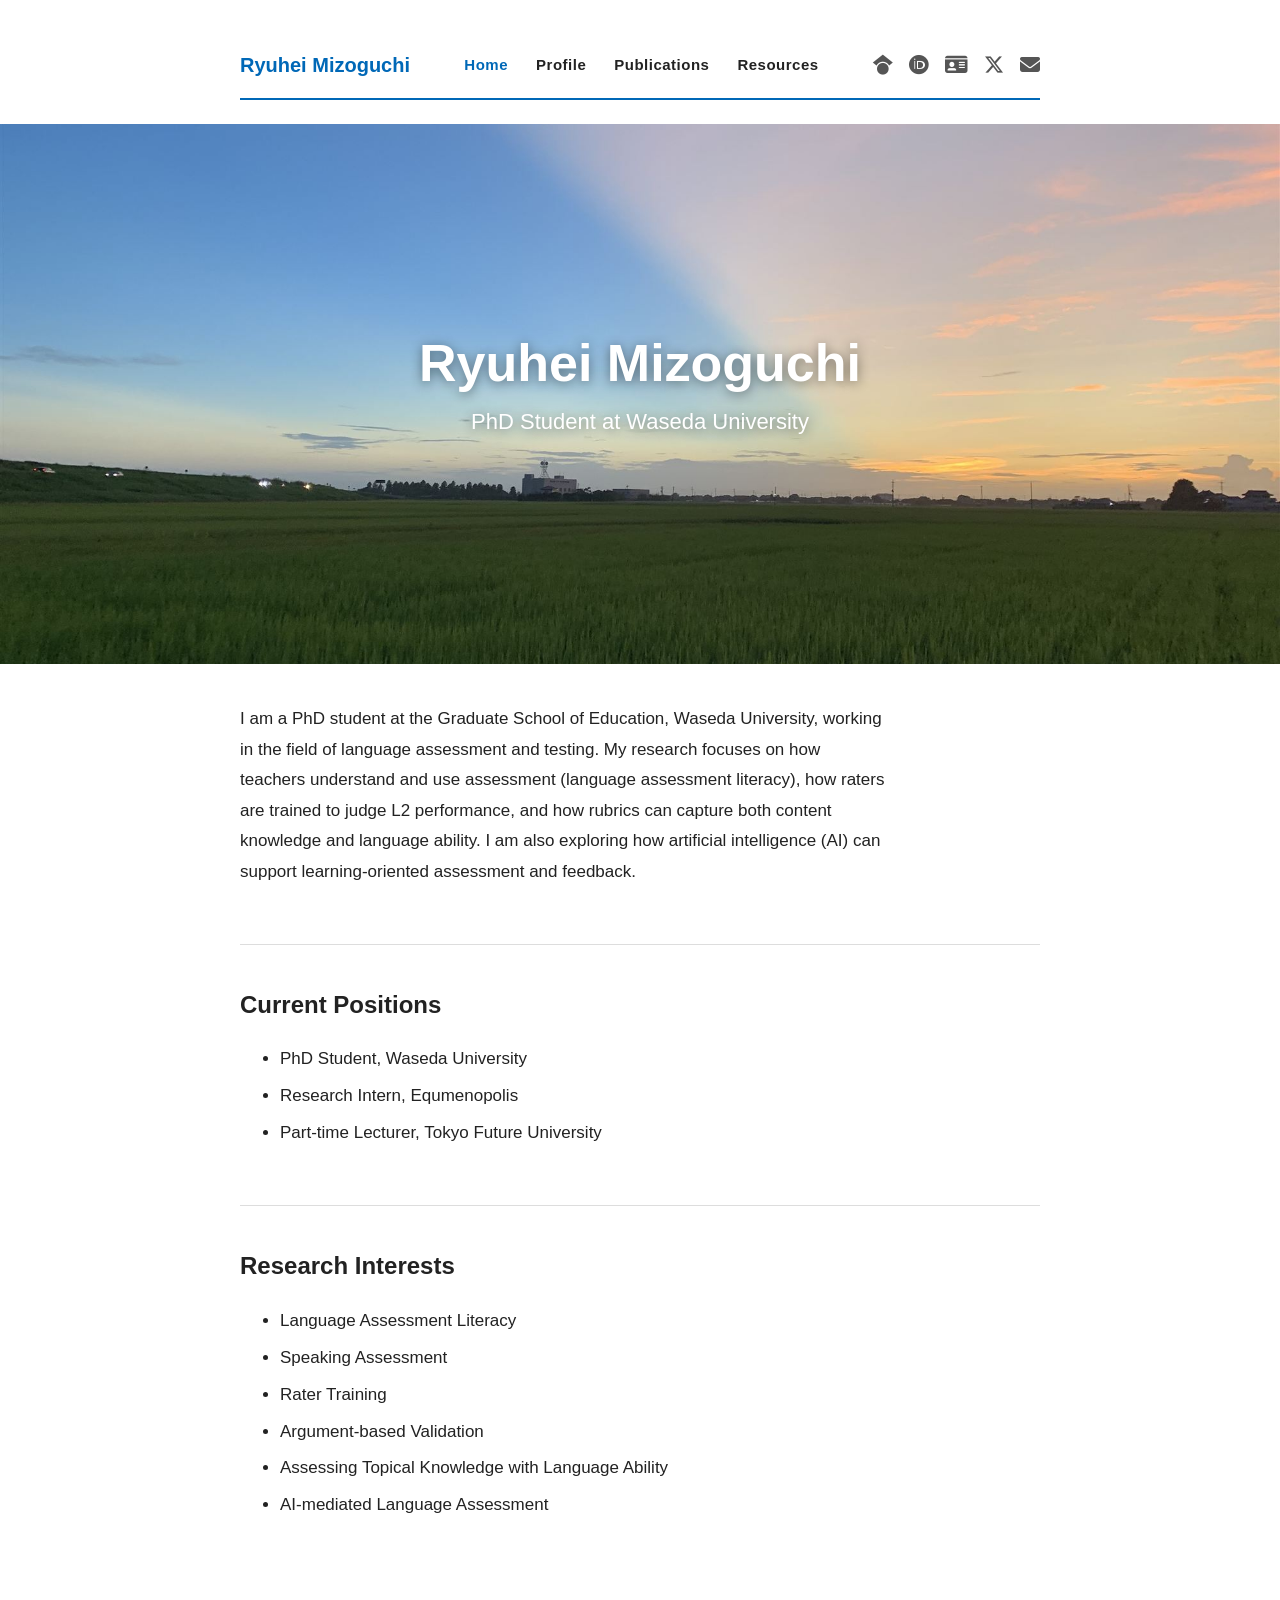
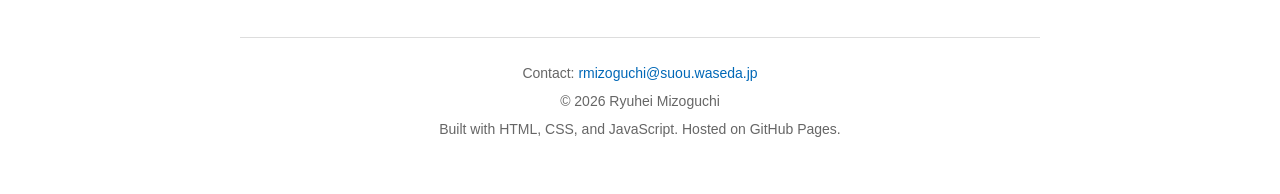
<file: index.html>
<!DOCTYPE html>
<html lang="en">

<head>
  <meta charset="UTF-8">
  <meta name="viewport" content="width=device-width, initial-scale=1">
  <title>Ryuhei Mizoguchi</title>
  <meta name="description" content="Ryuhei Mizoguchi is a PhD student at Waseda University researching speaking assessment, language assessment literacy, rater training, and AI-mediated language assessment.">
  <link rel="canonical" href="https://r-mizoguchi.com/">
  <link rel="stylesheet" href="https://cdnjs.cloudflare.com/ajax/libs/font-awesome/6.7.2/css/all.min.css">
  <link rel="stylesheet" href="styles.css">
  <link rel="icon" href="images/favicon.svg" type="image/svg+xml">
</head>

<body>

  <header class="site-header">
    <a href="index.html" class="site-title">Ryuhei Mizoguchi</a>

    <nav>
      <a href="index.html" aria-current="page">Home</a>
      <a href="profile.html">Profile</a>
      <a href="publications.html">Publications</a>
      <a href="resources.html">Resources</a>
    </nav>

    <div class="header-icons">
      <a href="https://scholar.google.com/citations?user=TK2v01oAAAAJ" target="_blank" aria-label="Google Scholar"
        title="Google Scholar">
        <i class="fa-brands fa-google-scholar"></i>
      </a>
      <a href="https://orcid.org/0009-0007-9804-7913" target="_blank" aria-label="ORCID" title="ORCID">
        <i class="fa-brands fa-orcid"></i>
      </a>
      <a href="https://researchmap.jp/ryuheimizoguchi" target="_blank" aria-label="researchmap" title="researchmap">
        <i class="fa-solid fa-id-card"></i>
      </a>
      <a href="https://x.com/MizoguchiRyuhei" target="_blank" aria-label="X" title="X">
        <i class="fa-brands fa-x-twitter"></i>
      </a>
      <a href="mailto:rmizoguchi@suou.waseda.jp" aria-label="Email" title="Email">
        <i class="fa-solid fa-envelope"></i>
      </a>
    </div>
  </header>

  <main>

    <div class="home-hero">
      <h1>Ryuhei Mizoguchi</h1>

      <p class="hero-position">
        PhD Student at Waseda University
      </p>
    </div>

    <section class="hero">
      <p class="hero-description">
        I am a PhD student at the Graduate School of Education, Waseda University,
        working in the field of language assessment and testing.
        My research focuses on how teachers understand and use assessment
        (language assessment literacy),
        how raters are trained to judge L2 performance,
        and how rubrics can capture both content knowledge and language ability.
        I am also exploring how artificial intelligence (AI) can support learning-oriented assessment and feedback.
      </p>
    </section>

    <section class="current-position">
      <h2>Current Positions</h2>

      <ul>
        <li>PhD Student, Waseda University</li>
        <li>Research Intern, Equmenopolis</li>
        <li>Part-time Lecturer, Tokyo Future University</li>
      </ul>
    </section>

    <section class="research-interests">
      <h2>Research Interests</h2>

      <ul>
        <li>Language Assessment Literacy</li>
        <li>Speaking Assessment</li>
        <li>Rater Training</li>
        <li>Argument-based Validation</li>
        <li>Assessing Topical Knowledge with Language Ability</li>
        <li>AI-mediated Language Assessment</li>
      </ul>
    </section>

  </main>

  <footer class="site-footer">
    <p>Contact: <a href="mailto:rmizoguchi@suou.waseda.jp">rmizoguchi@suou.waseda.jp</a></p>
    <p>&copy; 2026 Ryuhei Mizoguchi</p>
    <p>Built with HTML, CSS, and JavaScript. Hosted on GitHub Pages.</p>
  </footer>

</body>

</html>
</file>
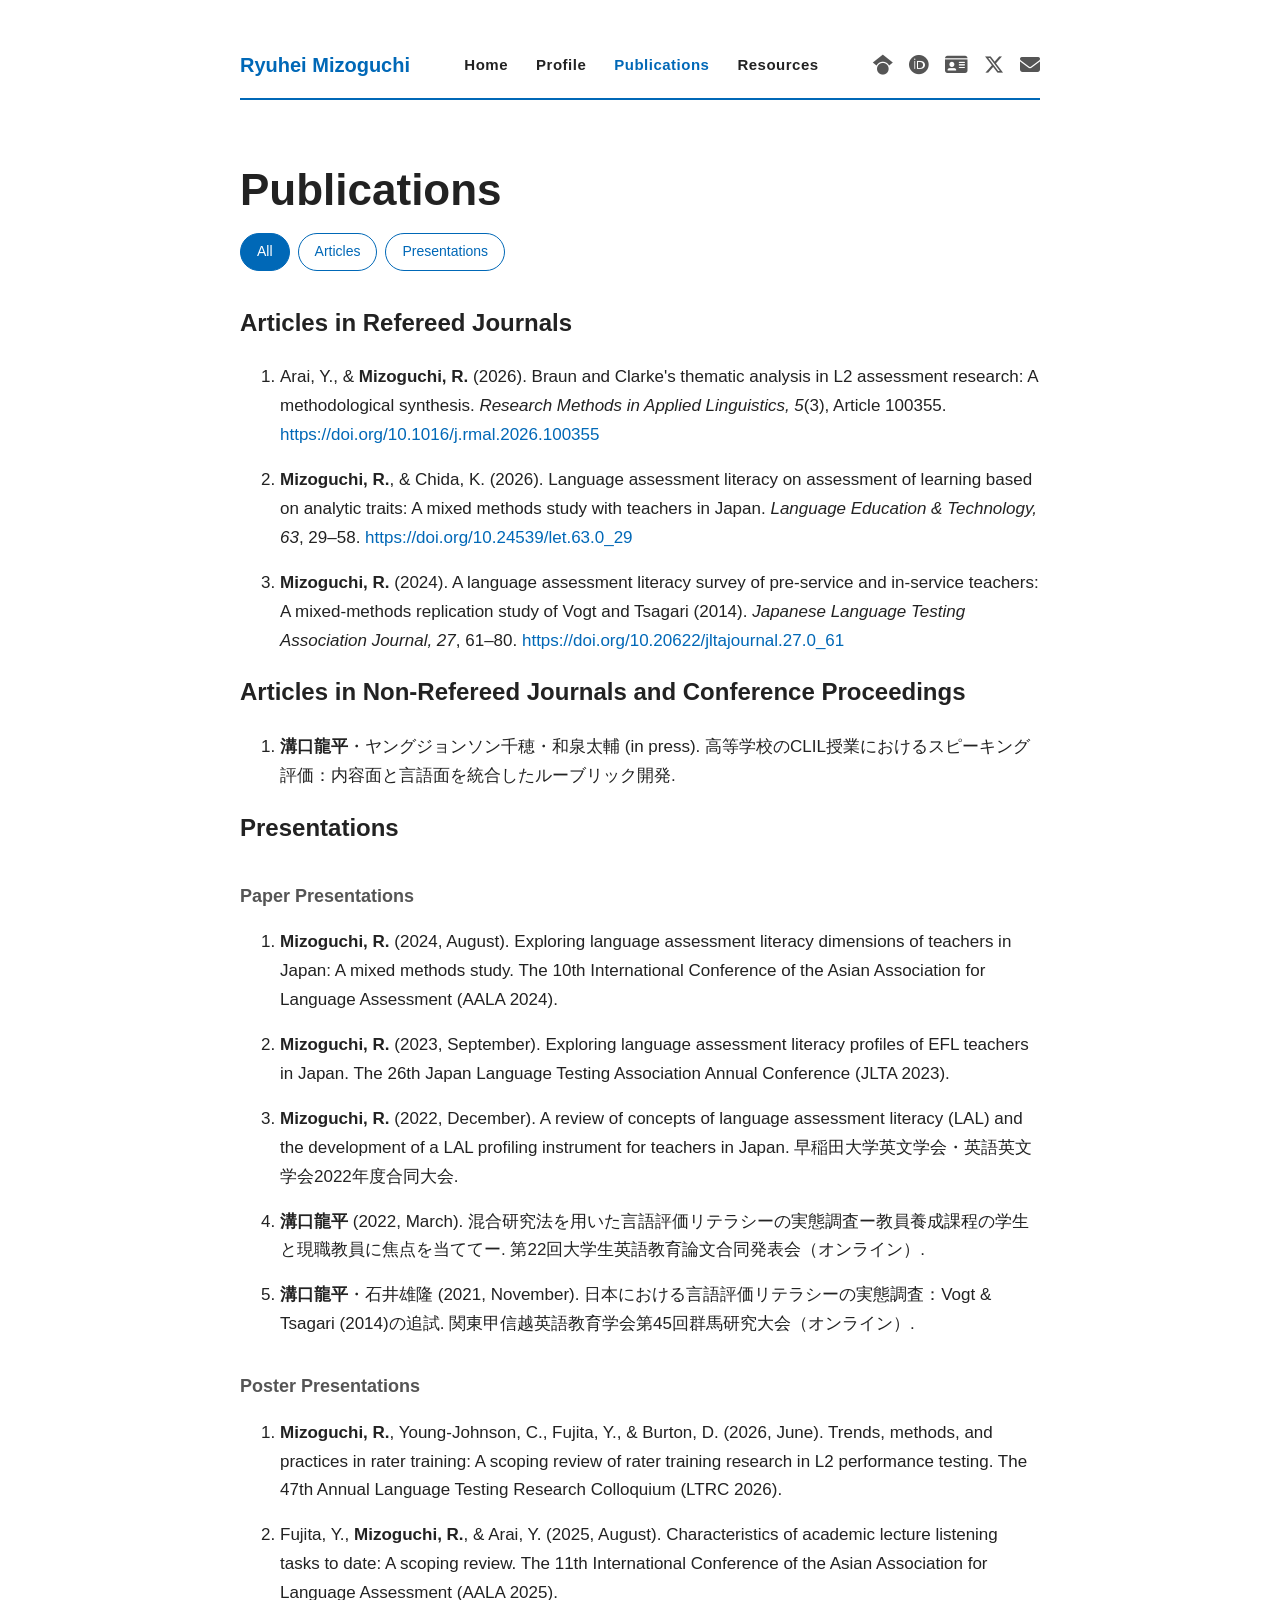
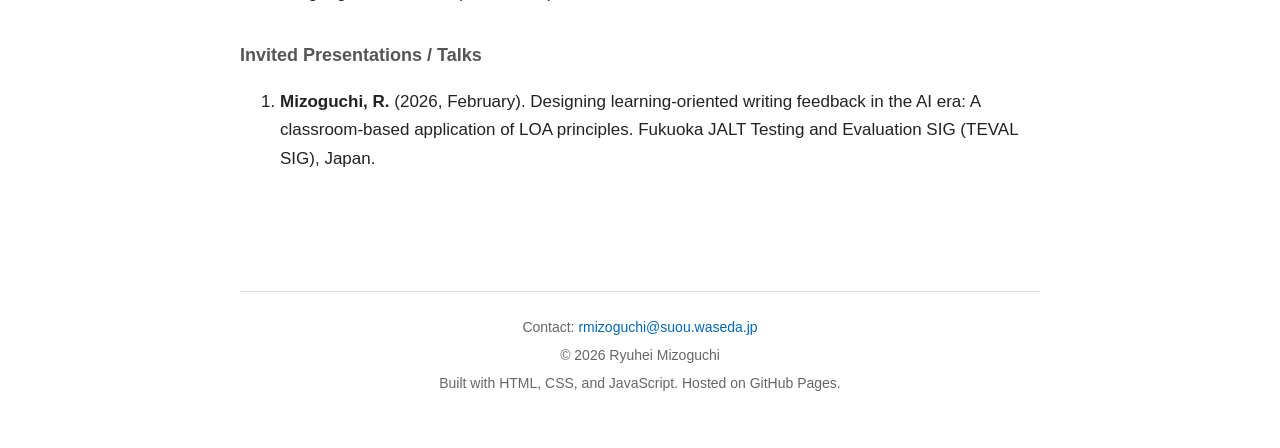
<file: performance/index.html>
<!DOCTYPE html>
<html lang="en">

<head>
  <meta charset="UTF-8">
  <title>Page moved | Ryuhei Mizoguchi</title>
  <link rel="canonical" href="https://r-mizoguchi.com/publications.html">
  <meta http-equiv="refresh" content="0; url=../publications.html">
  <script>location.replace("../publications.html");</script>
</head>

<body>
  <p>This page has moved to <a href="../publications.html">Publications</a>.</p>
</body>

</html>
</file>
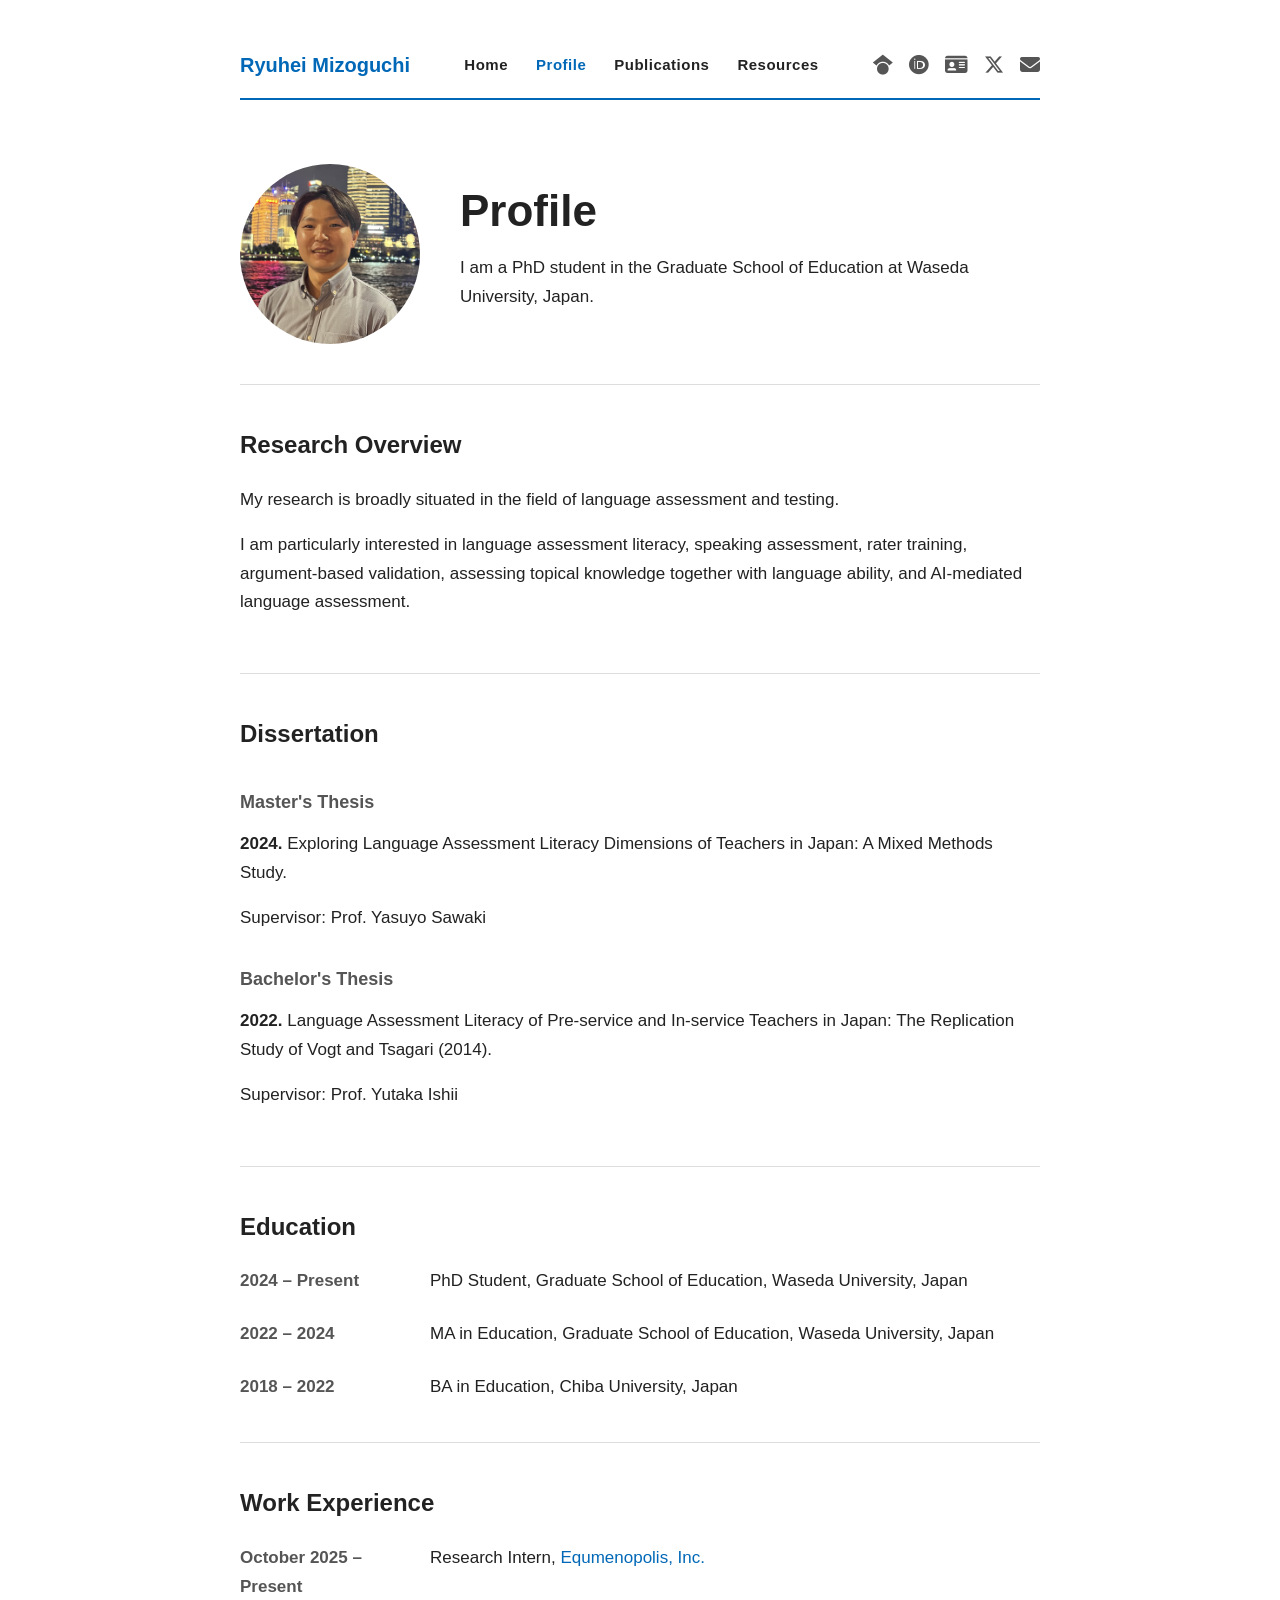
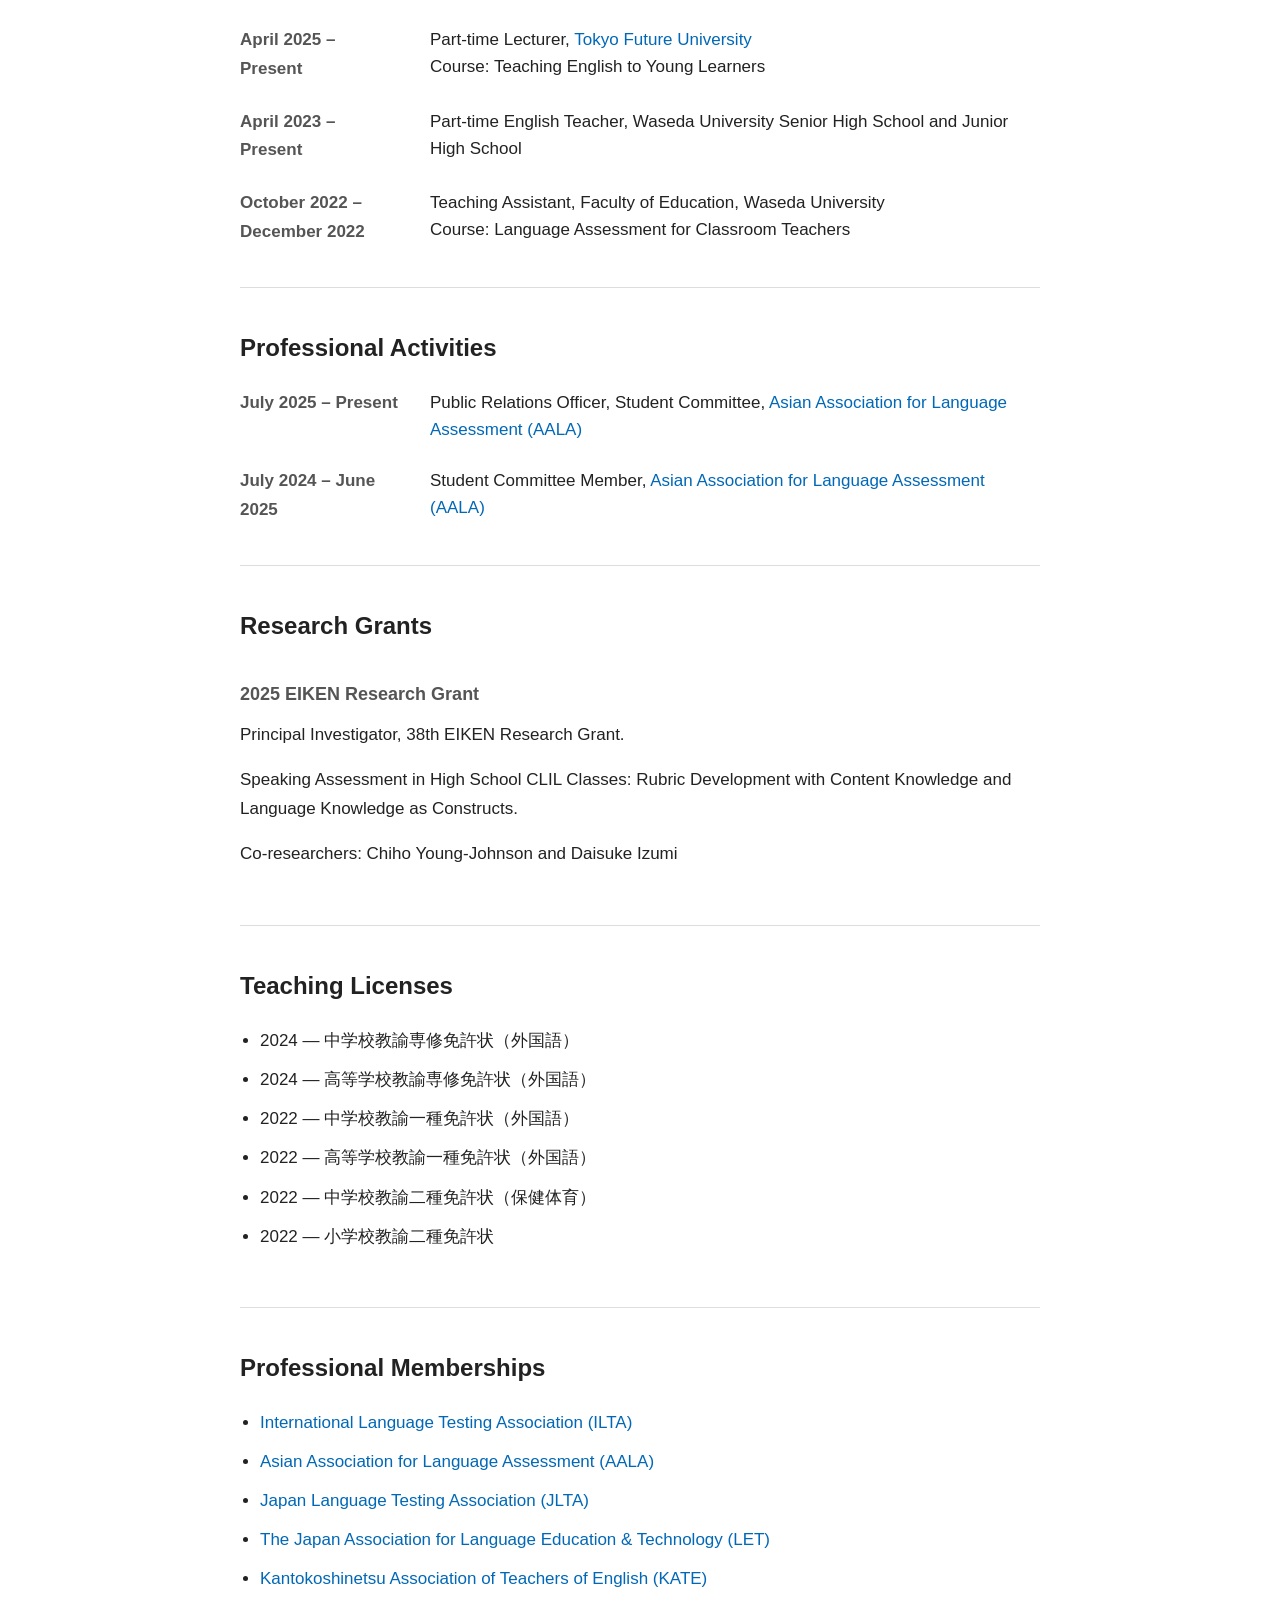
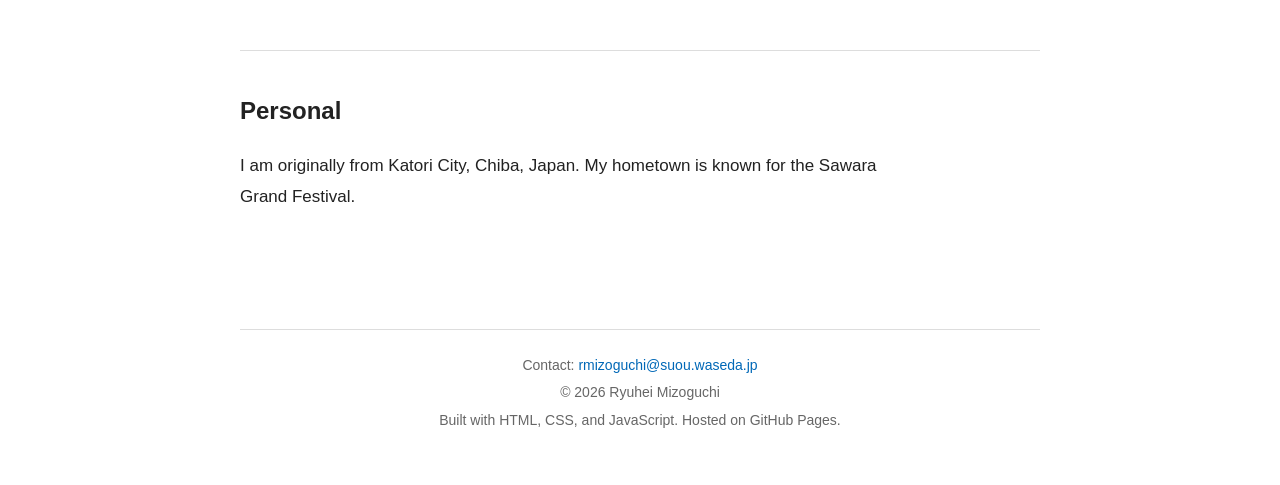
<file: profile/index.html>
<!DOCTYPE html>
<html lang="en">

<head>
  <meta charset="UTF-8">
  <title>Page moved | Ryuhei Mizoguchi</title>
  <link rel="canonical" href="https://r-mizoguchi.com/profile.html">
  <meta http-equiv="refresh" content="0; url=../profile.html">
  <script>location.replace("../profile.html");</script>
</head>

<body>
  <p>This page has moved to <a href="../profile.html">Profile</a>.</p>
</body>

</html>
</file>
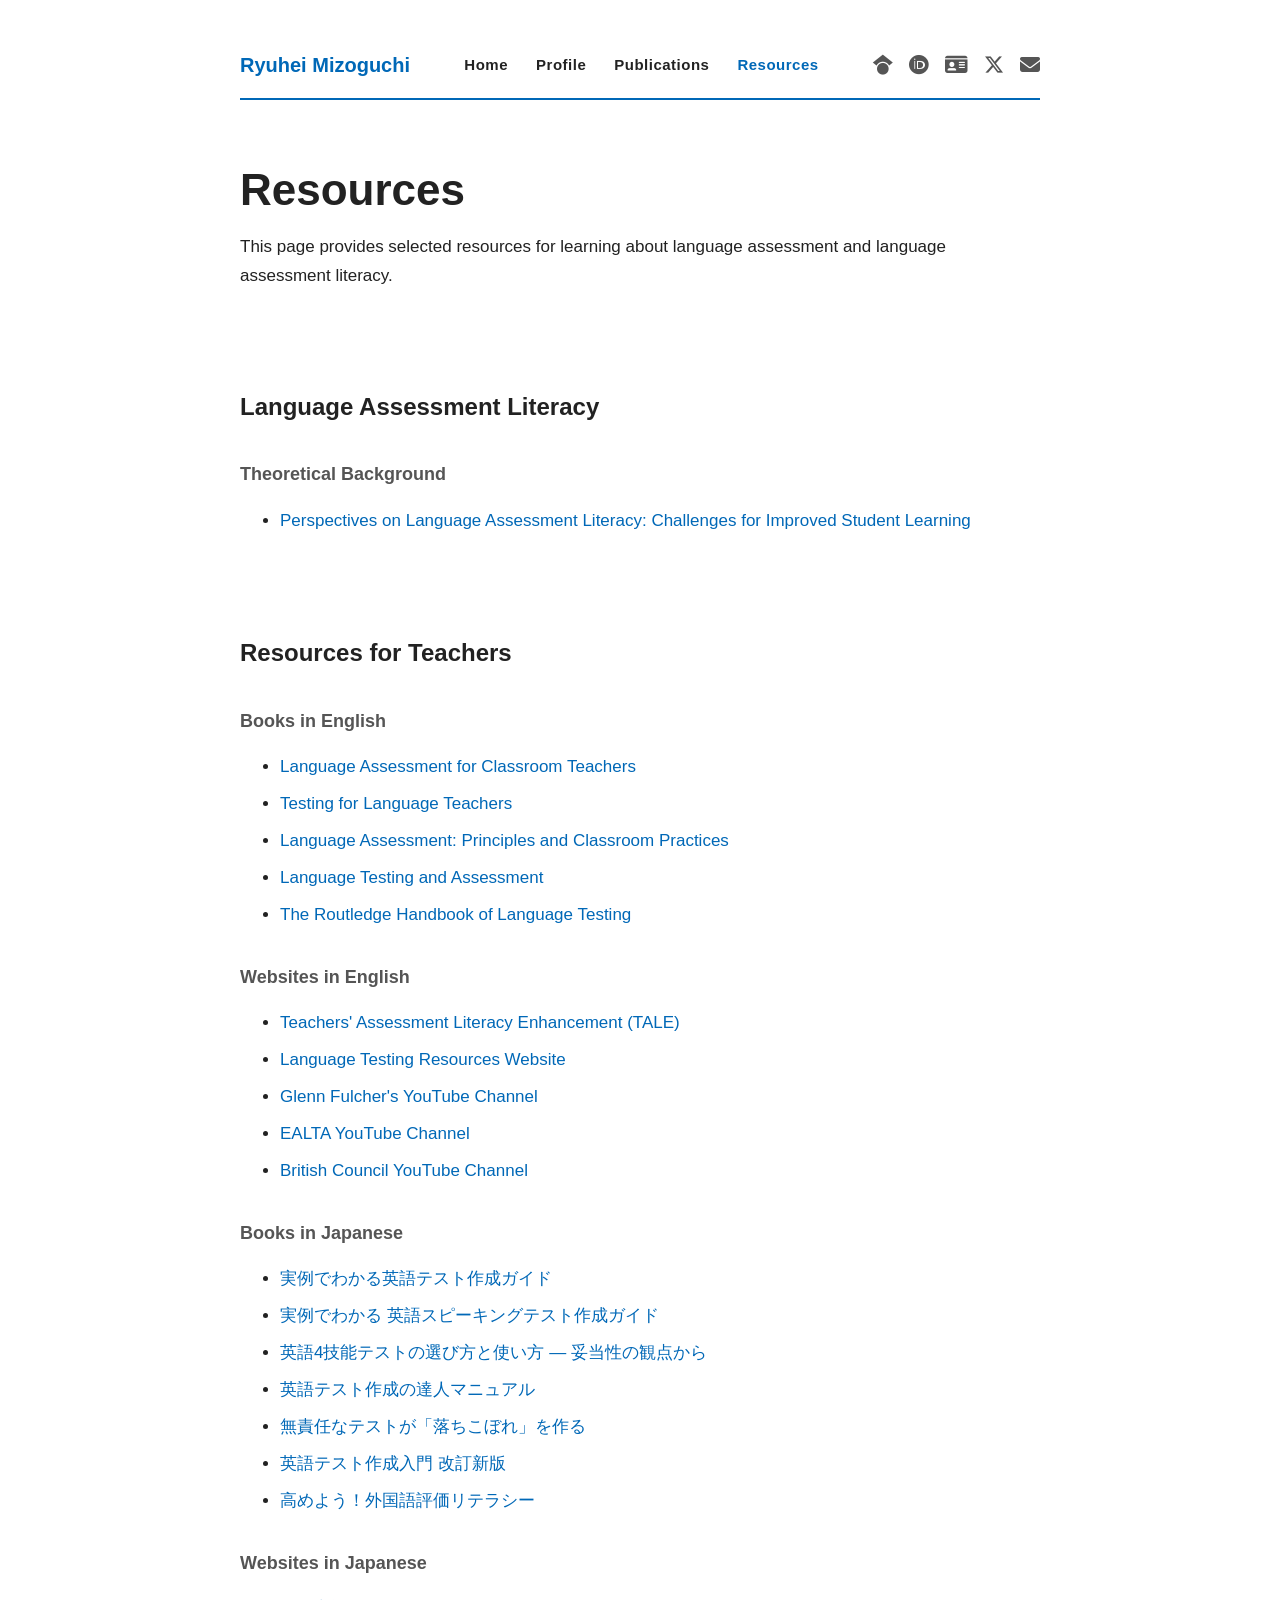
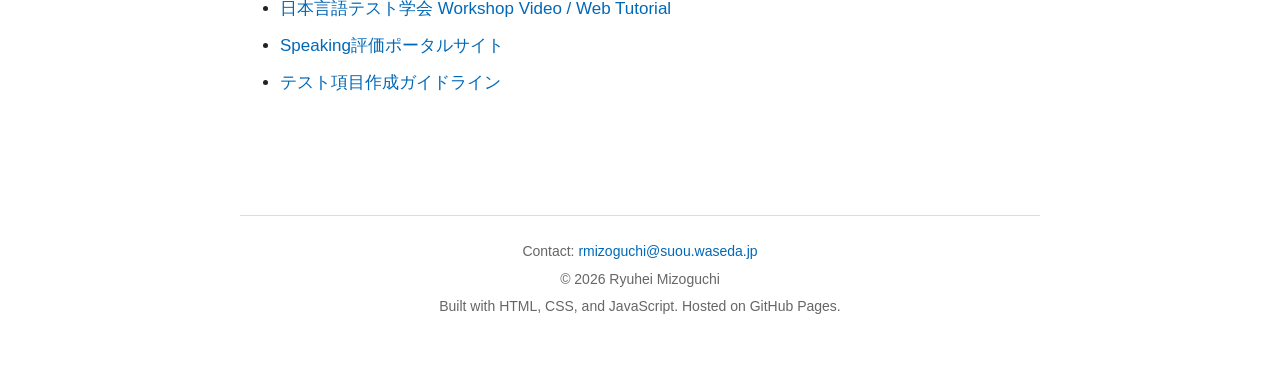
<file: resources/index.html>
<!DOCTYPE html>
<html lang="en">

<head>
  <meta charset="UTF-8">
  <title>Page moved | Ryuhei Mizoguchi</title>
  <link rel="canonical" href="https://r-mizoguchi.com/resources.html">
  <meta http-equiv="refresh" content="0; url=../resources.html">
  <script>location.replace("../resources.html");</script>
</head>

<body>
  <p>This page has moved to <a href="../resources.html">Resources</a>.</p>
</body>

</html>
</file>
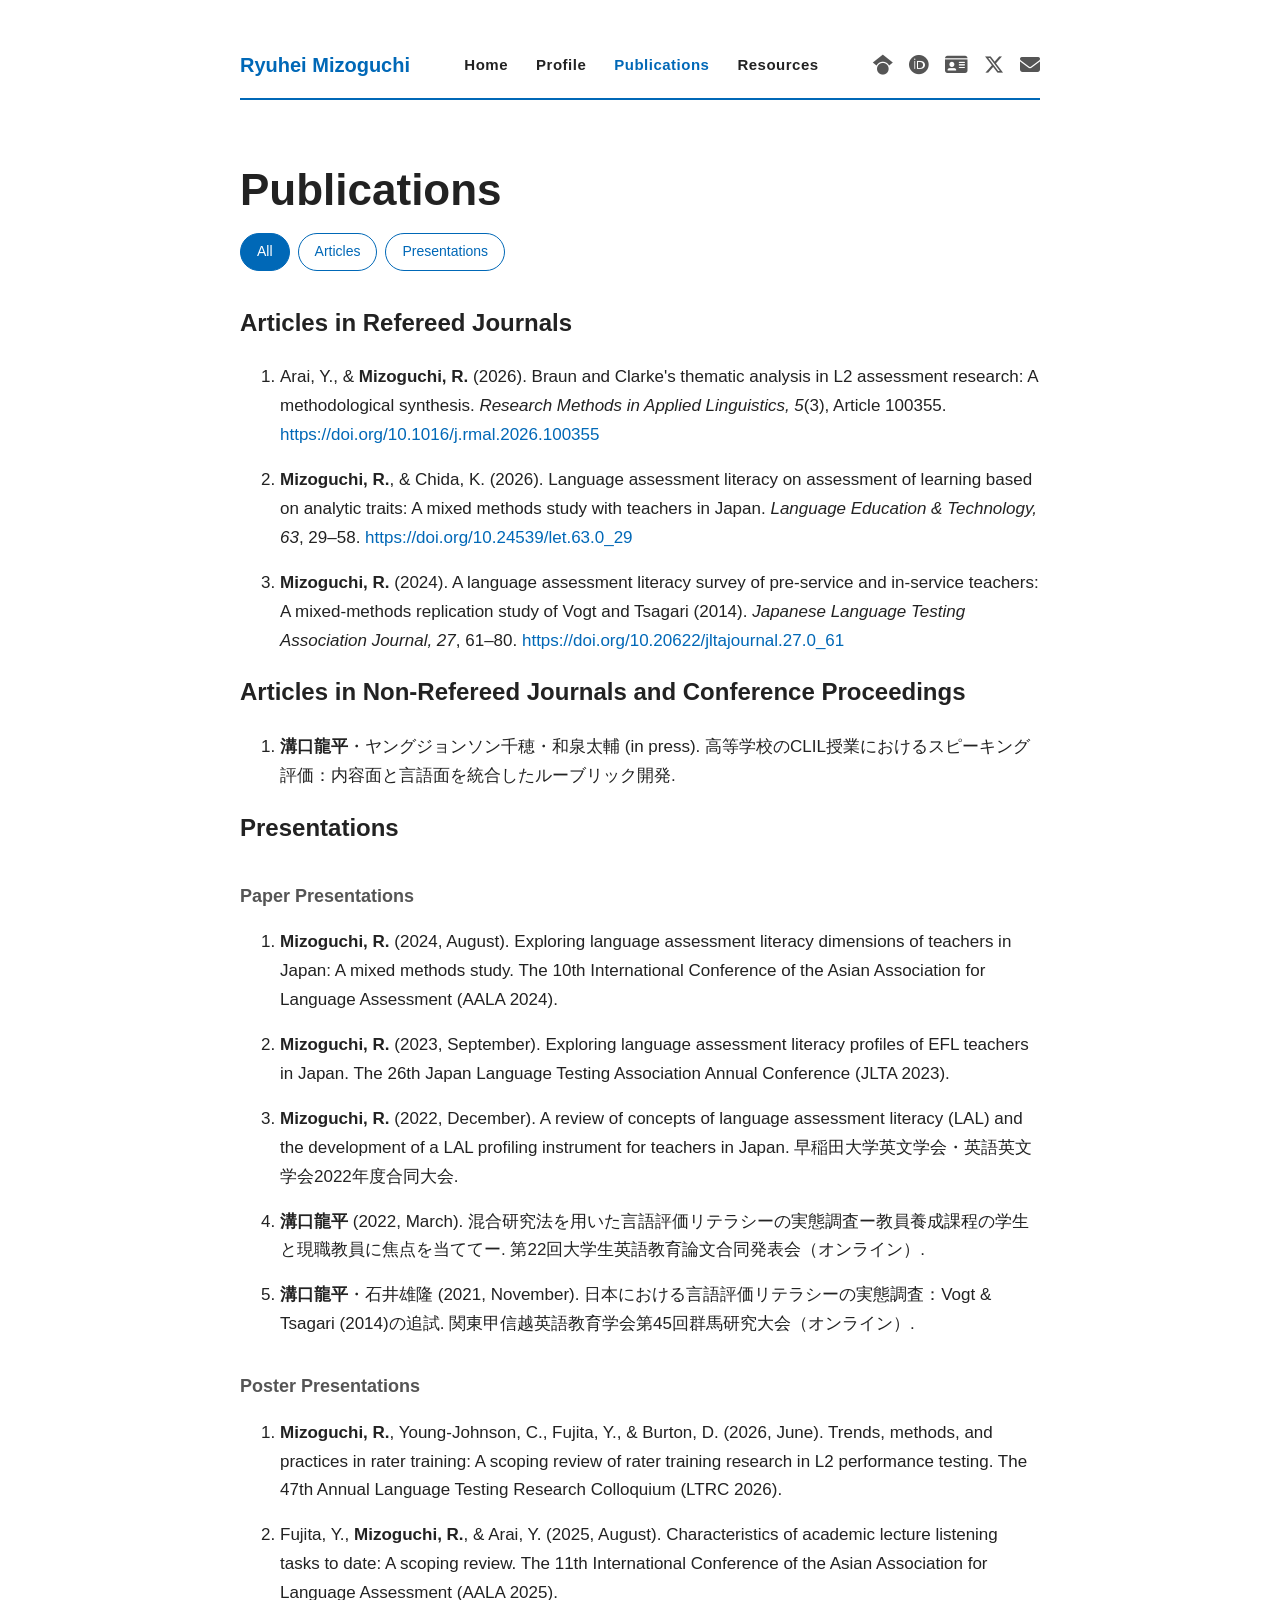
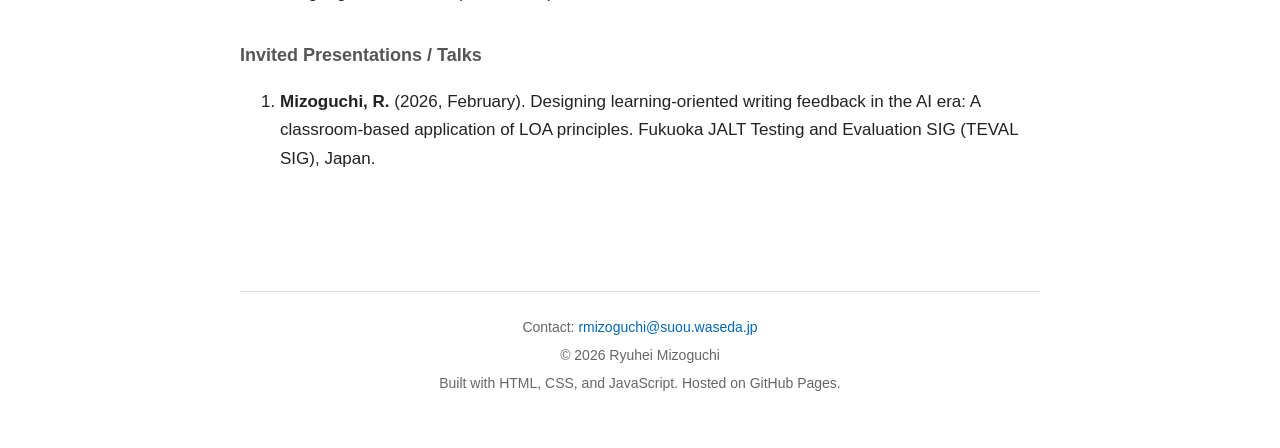
<file: performance/books-and-papers/index.html>
<!DOCTYPE html>
<html lang="en">

<head>
  <meta charset="UTF-8">
  <title>Page moved | Ryuhei Mizoguchi</title>
  <link rel="canonical" href="https://r-mizoguchi.com/publications.html">
  <meta http-equiv="refresh" content="0; url=../../publications.html">
  <script>location.replace("../../publications.html");</script>
</head>

<body>
  <p>This page has moved to <a href="../../publications.html">Publications</a>.</p>
</body>

</html>
</file>
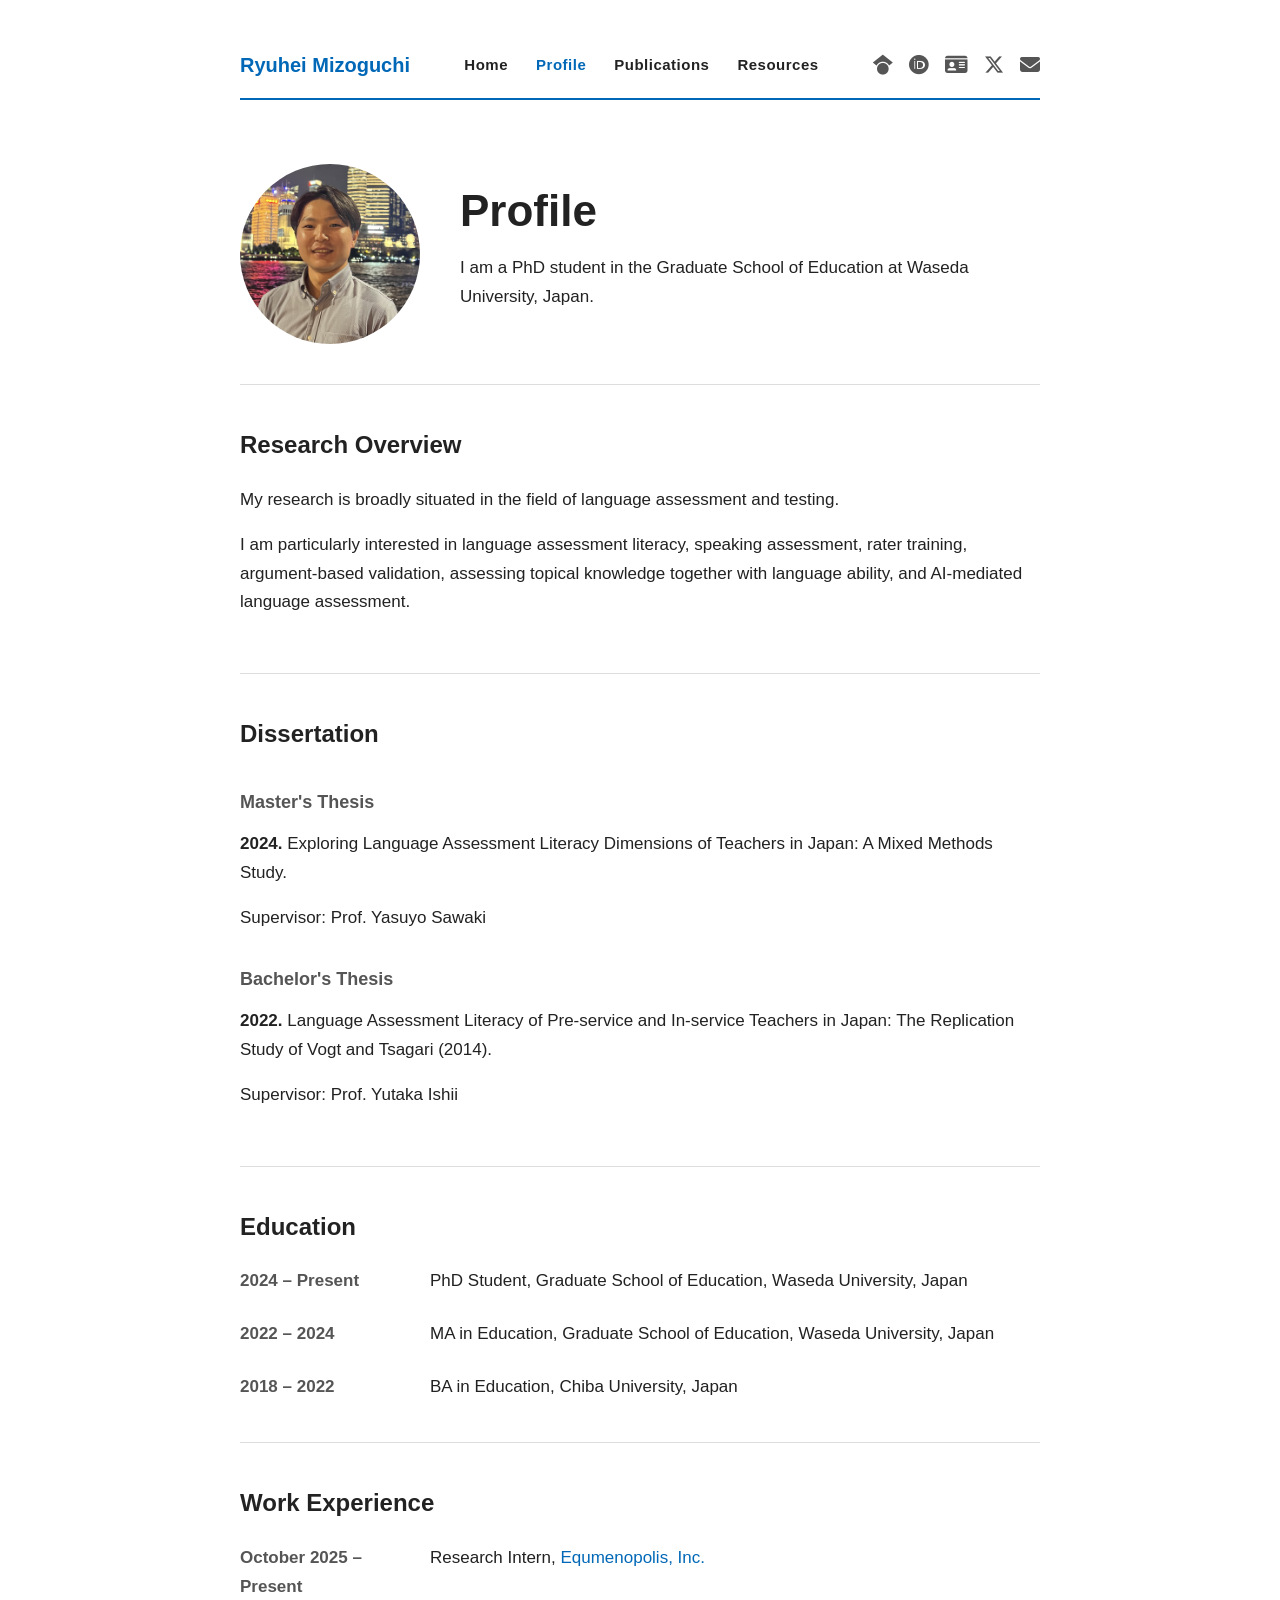
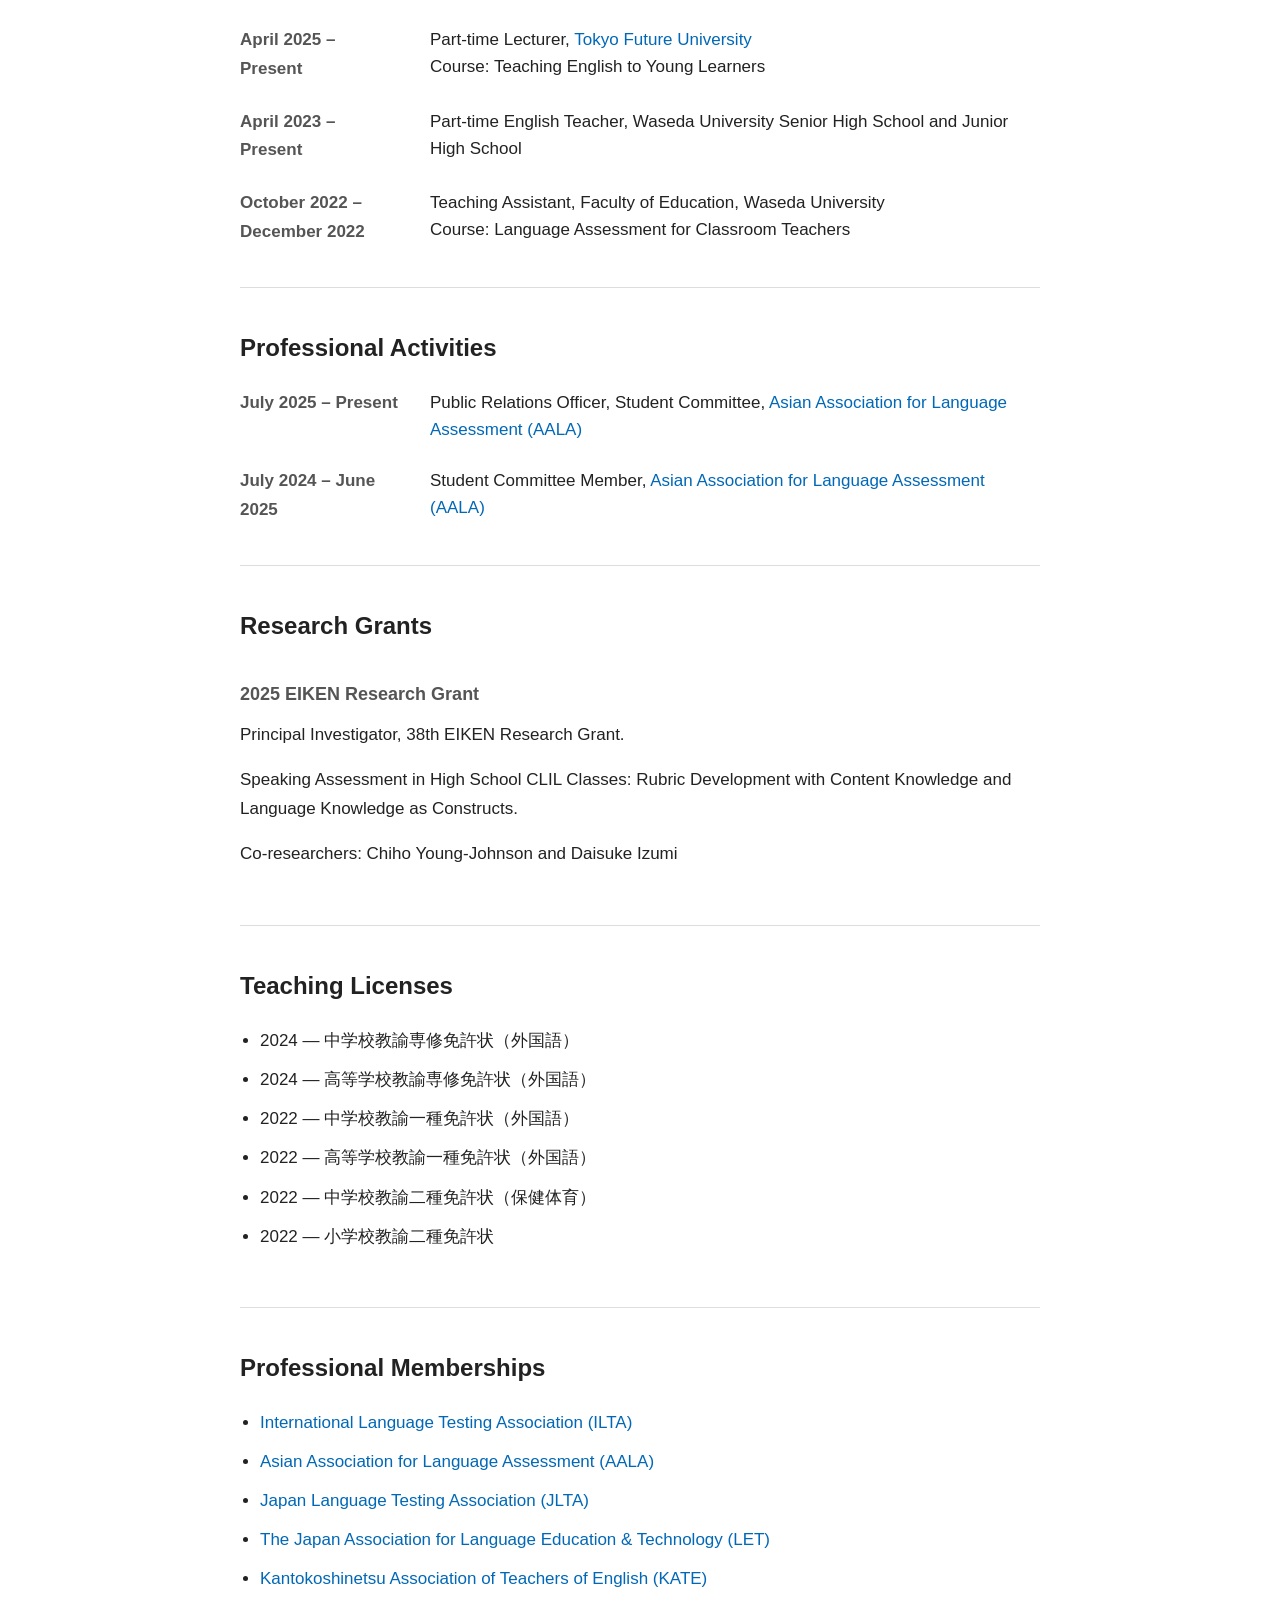
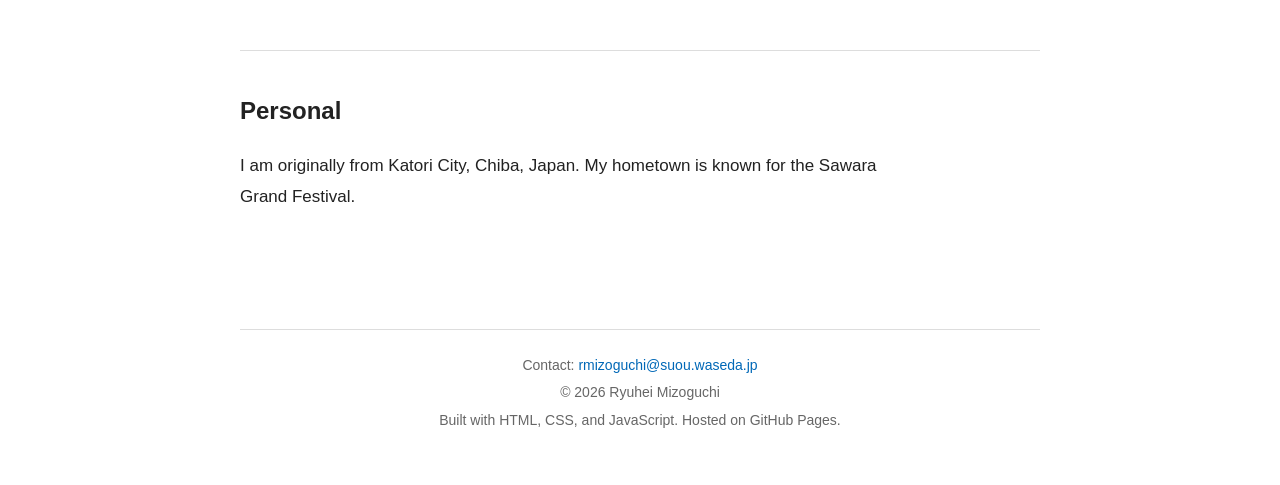
<file: performance/research-grants/index.html>
<!DOCTYPE html>
<html lang="en">

<head>
  <meta charset="UTF-8">
  <title>Page moved | Ryuhei Mizoguchi</title>
  <link rel="canonical" href="https://r-mizoguchi.com/profile.html#research-grants">
  <meta http-equiv="refresh" content="0; url=../../profile.html#research-grants">
  <script>location.replace("../../profile.html#research-grants");</script>
</head>

<body>
  <p>This page has moved to <a href="../../profile.html#research-grants">Profile (Research Grants)</a>.</p>
</body>

</html>
</file>
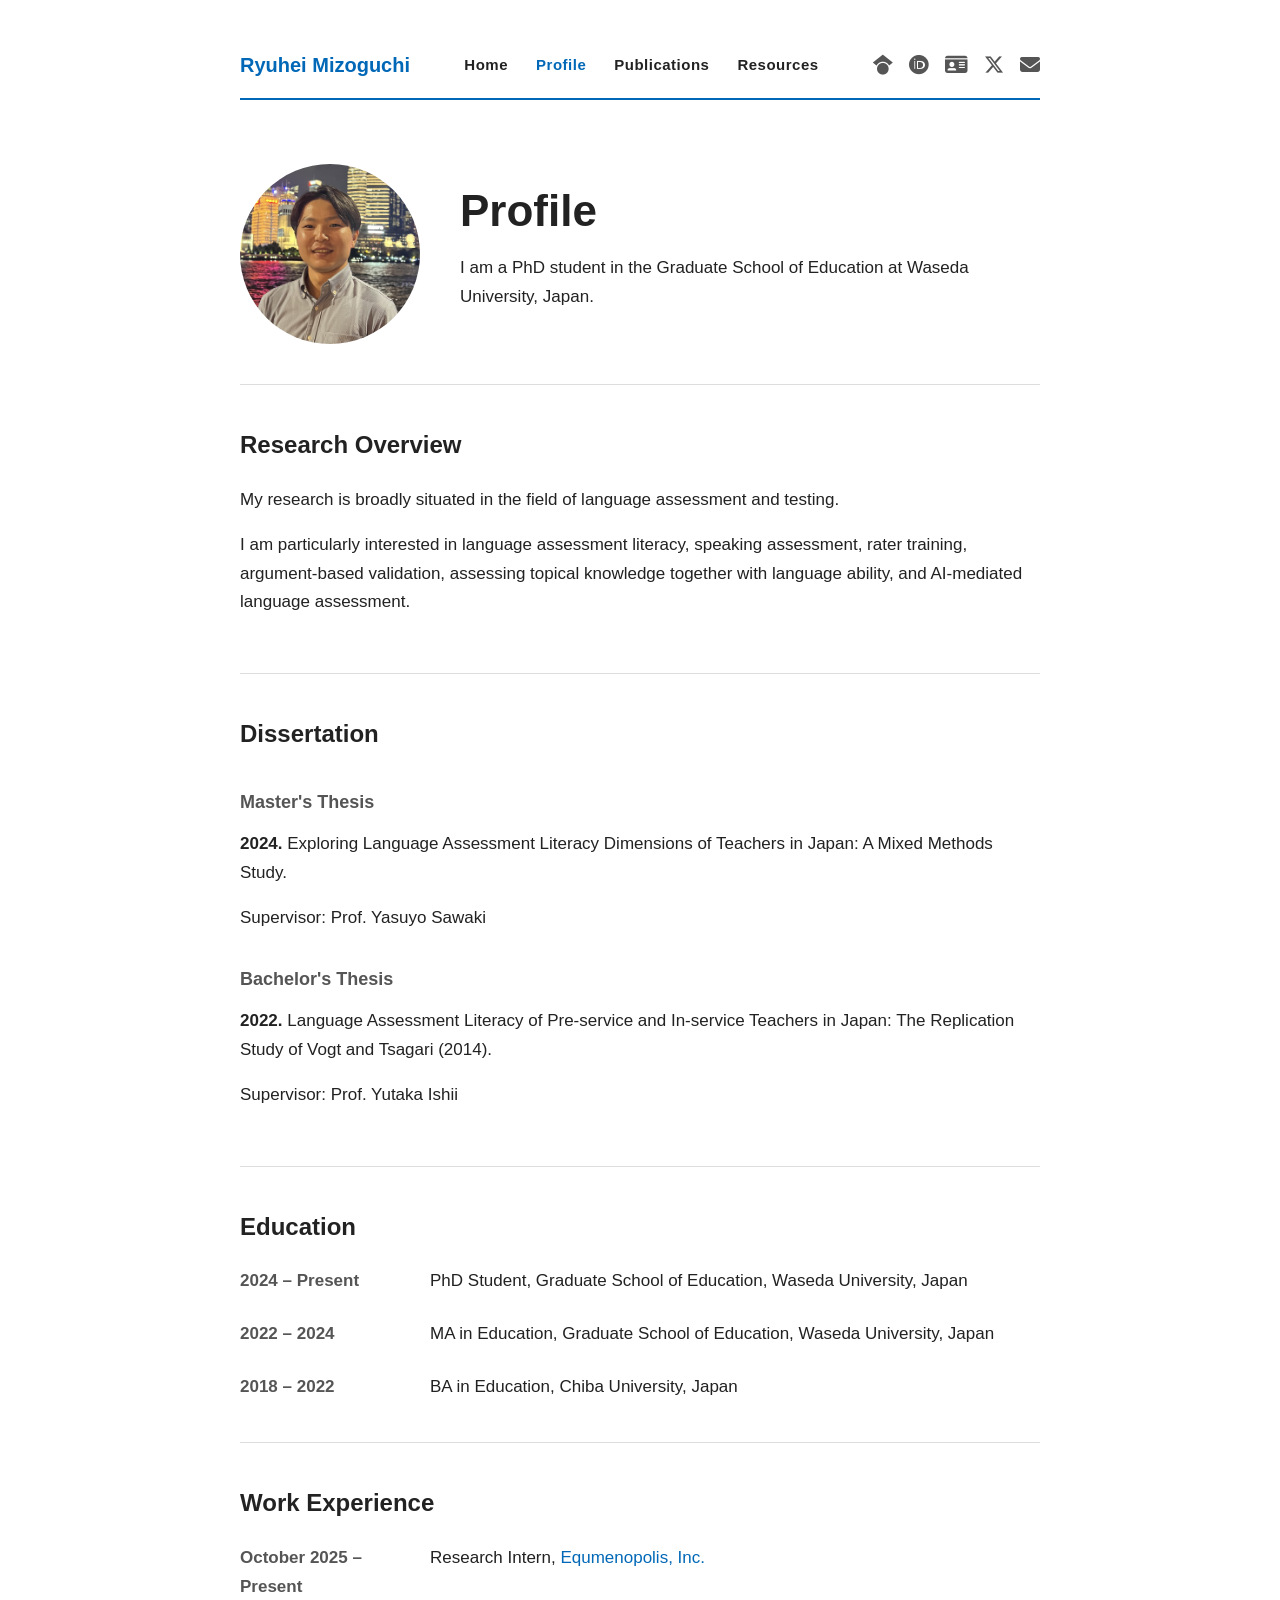
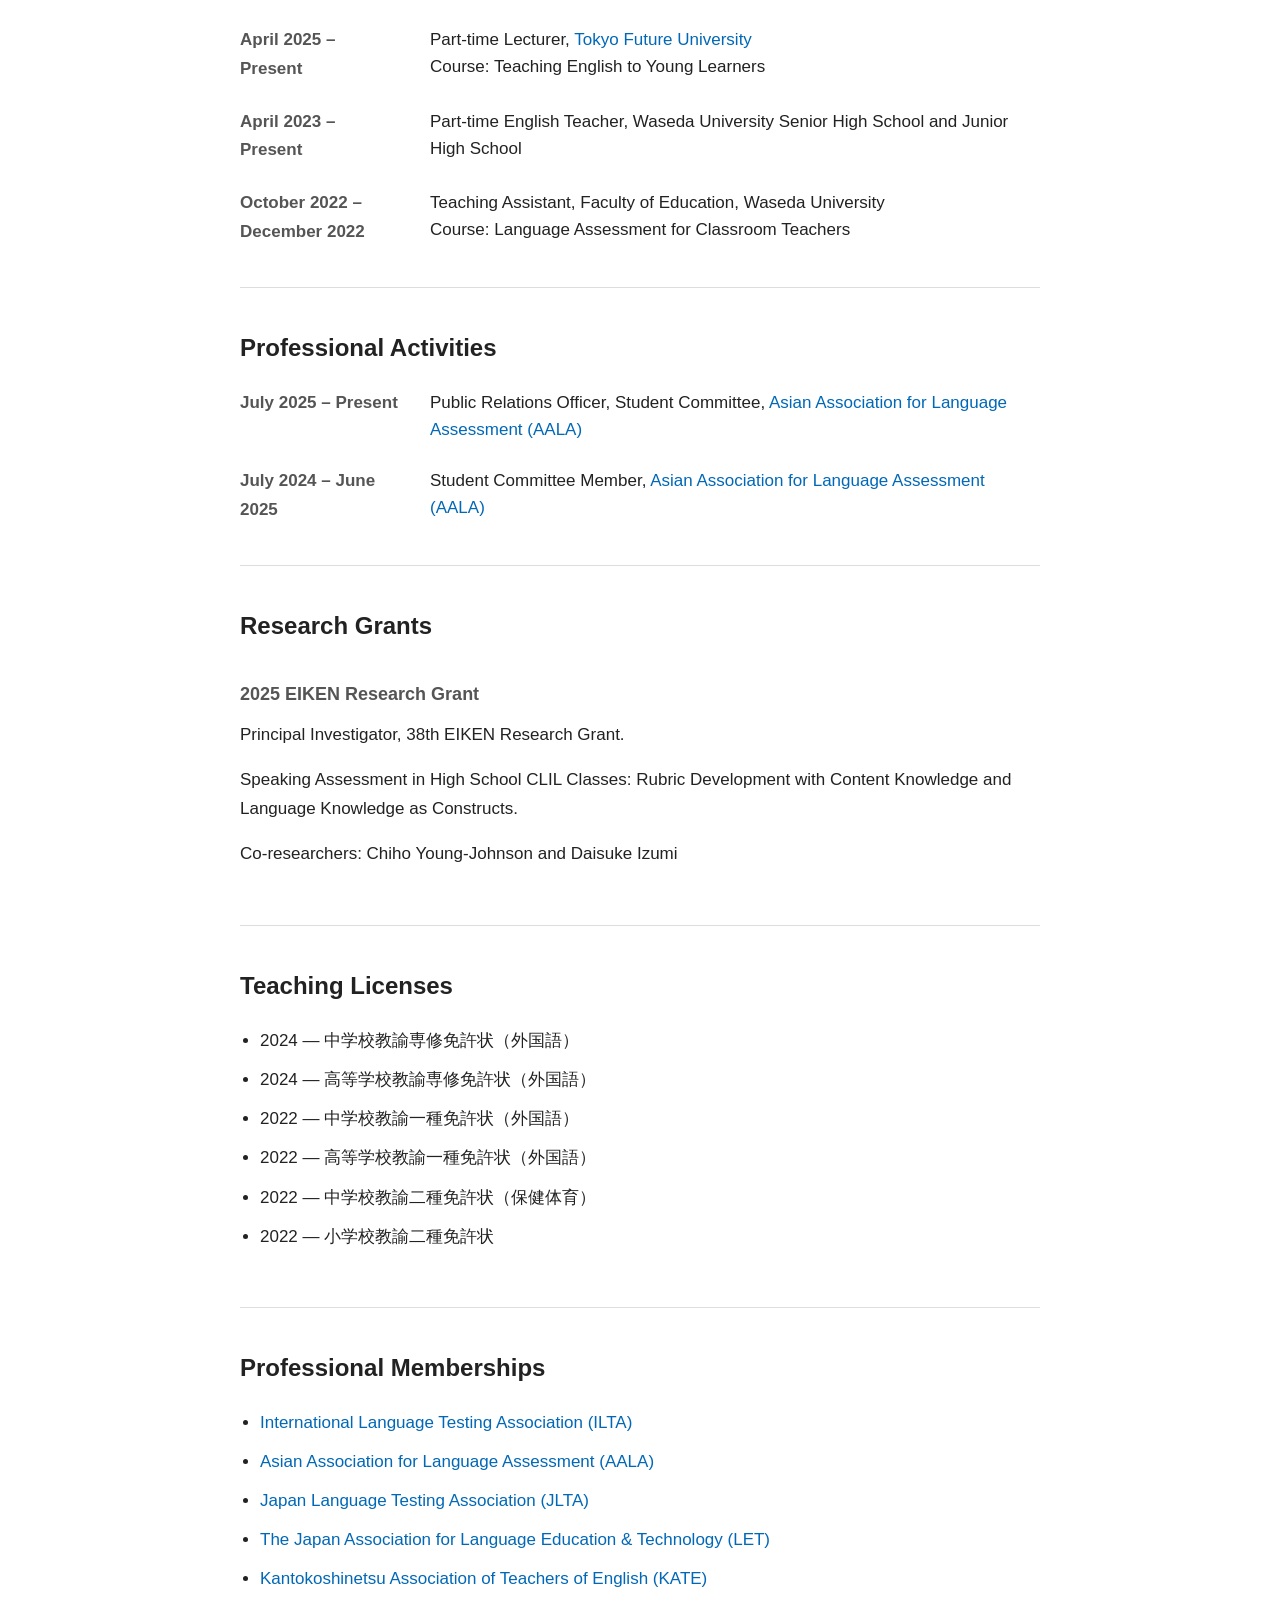
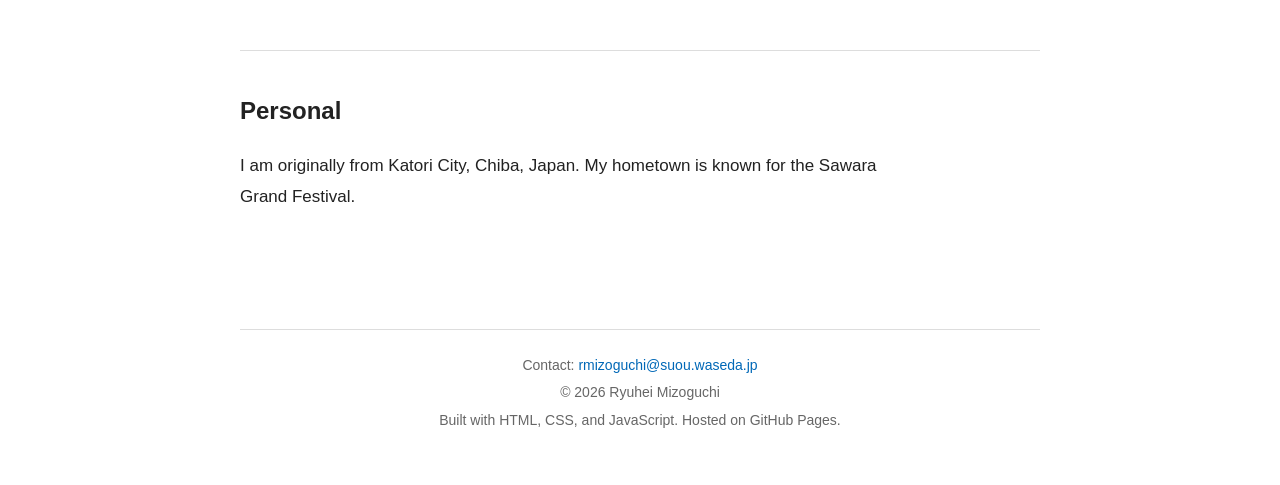
<file: profile.html>
<!DOCTYPE html>
<html lang="en">

<head>
  <meta charset="UTF-8">
  <meta name="viewport" content="width=device-width, initial-scale=1">
  <title>Profile | Ryuhei Mizoguchi</title>
  <meta name="description" content="Profile of Ryuhei Mizoguchi: research overview, education, work experience, research grants, teaching licenses, and professional memberships.">
  <link rel="canonical" href="https://r-mizoguchi.com/profile.html">
  <link rel="stylesheet" href="https://cdnjs.cloudflare.com/ajax/libs/font-awesome/6.7.2/css/all.min.css">
  <link rel="stylesheet" href="styles.css">
  <link rel="icon" href="images/favicon.svg" type="image/svg+xml">
</head>

<body>

  <header class="site-header">
    <a href="index.html" class="site-title">Ryuhei Mizoguchi</a>

    <nav>
      <a href="index.html">Home</a>
      <a href="profile.html" aria-current="page">Profile</a>
      <a href="publications.html">Publications</a>
      <a href="resources.html">Resources</a>
    </nav>

    <div class="header-icons">
      <a href="https://scholar.google.com/citations?user=TK2v01oAAAAJ" target="_blank" aria-label="Google Scholar"
        title="Google Scholar">
        <i class="fa-brands fa-google-scholar"></i>
      </a>
      <a href="https://orcid.org/0009-0007-9804-7913" target="_blank" aria-label="ORCID" title="ORCID">
        <i class="fa-brands fa-orcid"></i>
      </a>
      <a href="https://researchmap.jp/ryuheimizoguchi" target="_blank" aria-label="researchmap" title="researchmap">
        <i class="fa-solid fa-id-card"></i>
      </a>
      <a href="https://x.com/MizoguchiRyuhei" target="_blank" aria-label="X" title="X">
        <i class="fa-brands fa-x-twitter"></i>
      </a>
      <a href="mailto:rmizoguchi@suou.waseda.jp" aria-label="Email" title="Email">
        <i class="fa-solid fa-envelope"></i>
      </a>
    </div>
  </header>

  <main>

    <section class="profile-header">
      <h1>Profile</h1>

      <img src="images/profile.jpg" alt="Photo of Ryuhei Mizoguchi" class="profile-photo">

      <p>
        I am a PhD student in the Graduate School of Education
        at Waseda University, Japan.
      </p>
    </section>

    <section class="research-overview">
      <h2>Research Overview</h2>

      <p>
        My research is broadly situated in the field of
        language assessment and testing.
      </p>

      <p>
        I am particularly interested in language assessment literacy,
        speaking assessment, rater training, argument-based validation,
        assessing topical knowledge together with language ability,
        and AI-mediated language assessment.
      </p>
    </section>

    <section class="dissertation">
      <h2>Dissertation</h2>

      <article>
        <h3>Master's Thesis</h3>

        <p>
          <strong>2024.</strong>
          Exploring Language Assessment Literacy Dimensions of Teachers
          in Japan: A Mixed Methods Study.
        </p>

        <p>
          Supervisor: Prof. Yasuyo Sawaki
        </p>
      </article>

      <article>
        <h3>Bachelor's Thesis</h3>

        <p>
          <strong>2022.</strong>
          Language Assessment Literacy of Pre-service and In-service
          Teachers in Japan: The Replication Study of Vogt and Tsagari (2014).
        </p>

        <p>
          Supervisor: Prof. Yutaka Ishii
        </p>
      </article>
    </section>

    <section class="education">
      <h2>Education</h2>

      <dl>

        <dt>2024 – Present</dt>
        <dd>
          PhD Student, Graduate School of Education,
          Waseda University, Japan
        </dd>

        <dt>2022 – 2024</dt>
        <dd>
          MA in Education, Graduate School of Education,
          Waseda University, Japan
        </dd>

        <dt>2018 – 2022</dt>
        <dd>
          BA in Education, Chiba University, Japan
        </dd>

      </dl>
    </section>

    <section class="work-experience">
      <h2>Work Experience</h2>

      <dl>
        <dt>October 2025 – Present</dt>
        <dd>
          Research Intern,
          <a href="https://www.equ.ai/" target="_blank">
            Equmenopolis, Inc.
          </a>
        </dd>

        <dt>April 2025 – Present</dt>
        <dd>
          Part-time Lecturer,
          <a href="https://www.tokyomirai.ac.jp/" target="_blank">
            Tokyo Future University
          </a>
          <br>
          Course: Teaching English to Young Learners
        </dd>

        <dt>April 2023 – Present</dt>
        <dd>
          Part-time English Teacher,
          Waseda University Senior High School and Junior High School
        </dd>

        <dt>October 2022 – December 2022</dt>
        <dd>
          Teaching Assistant, Faculty of Education, Waseda University
          <br>
          Course: Language Assessment for Classroom Teachers
        </dd>
      </dl>
    </section>

    <section class="professional-activities">
      <h2>Professional Activities</h2>

      <dl>
        <dt>July 2025 – Present</dt>
        <dd>
          Public Relations Officer, Student Committee,
          <a href="https://www.aalawebsite.com/" target="_blank">
            Asian Association for Language Assessment (AALA)
          </a>
        </dd>

        <dt>July 2024 – June 2025</dt>
        <dd>
          Student Committee Member,
          <a href="https://www.aalawebsite.com/" target="_blank">
            Asian Association for Language Assessment (AALA)
          </a>
        </dd>
      </dl>
    </section>

    <section class="research-grants" id="research-grants">
      <h2>Research Grants</h2>

      <article>
        <h3>2025 EIKEN Research Grant</h3>

        <p>
          Principal Investigator, 38th EIKEN Research Grant.
        </p>

        <p>
          Speaking Assessment in High School CLIL Classes:
          Rubric Development with Content Knowledge and
          Language Knowledge as Constructs.
        </p>

        <p>
          Co-researchers: Chiho Young-Johnson and Daisuke Izumi
        </p>
      </article>
    </section>

    <section class="qualifications">
      <h2>Teaching Licenses</h2>

      <ul class="simple-list">
        <li>
          2024 — 中学校教諭専修免許状（外国語）
        </li>

        <li>
          2024 — 高等学校教諭専修免許状（外国語）
        </li>

        <li>
          2022 — 中学校教諭一種免許状（外国語）
        </li>

        <li>
          2022 — 高等学校教諭一種免許状（外国語）
        </li>

        <li>
          2022 — 中学校教諭二種免許状（保健体育）
        </li>

        <li>
          2022 — 小学校教諭二種免許状
        </li>
      </ul>
    </section>

    <section class="memberships">
      <h2>Professional Memberships</h2>

      <ul class="simple-list">
        <li>
          <a href="https://www.iltaonline.com/" target="_blank">
            International Language Testing Association (ILTA)
          </a>
        </li>

        <li>
          <a href="https://www.aalawebsite.com/" target="_blank">
            Asian Association for Language Assessment (AALA)
          </a>
        </li>

        <li>
          <a href="https://jlta2016.sakura.ne.jp/" target="_blank">
            Japan Language Testing Association (JLTA)
          </a>
        </li>

        <li>
          <a href="https://www.j-let.org/" target="_blank">
            The Japan Association for Language Education & Technology (LET)
          </a>
        </li>

        <li>
          <a href="https://kate-jp.sakura.ne.jp/" target="_blank">
            Kantokoshinetsu Association of Teachers of English (KATE)
          </a>
        </li>
      </ul>
    </section>

    <section class="personal-note">
      <h2>Personal</h2>

      <p>
        I am originally from Katori City, Chiba, Japan.
        My hometown is known for the Sawara Grand Festival.
      </p>
    </section>

  </main>

  <footer class="site-footer">
    <p>Contact: <a href="mailto:rmizoguchi@suou.waseda.jp">rmizoguchi@suou.waseda.jp</a></p>
    <p>&copy; 2026 Ryuhei Mizoguchi</p>
    <p>Built with HTML, CSS, and JavaScript. Hosted on GitHub Pages.</p>
  </footer>

</body>

</html>
</file>
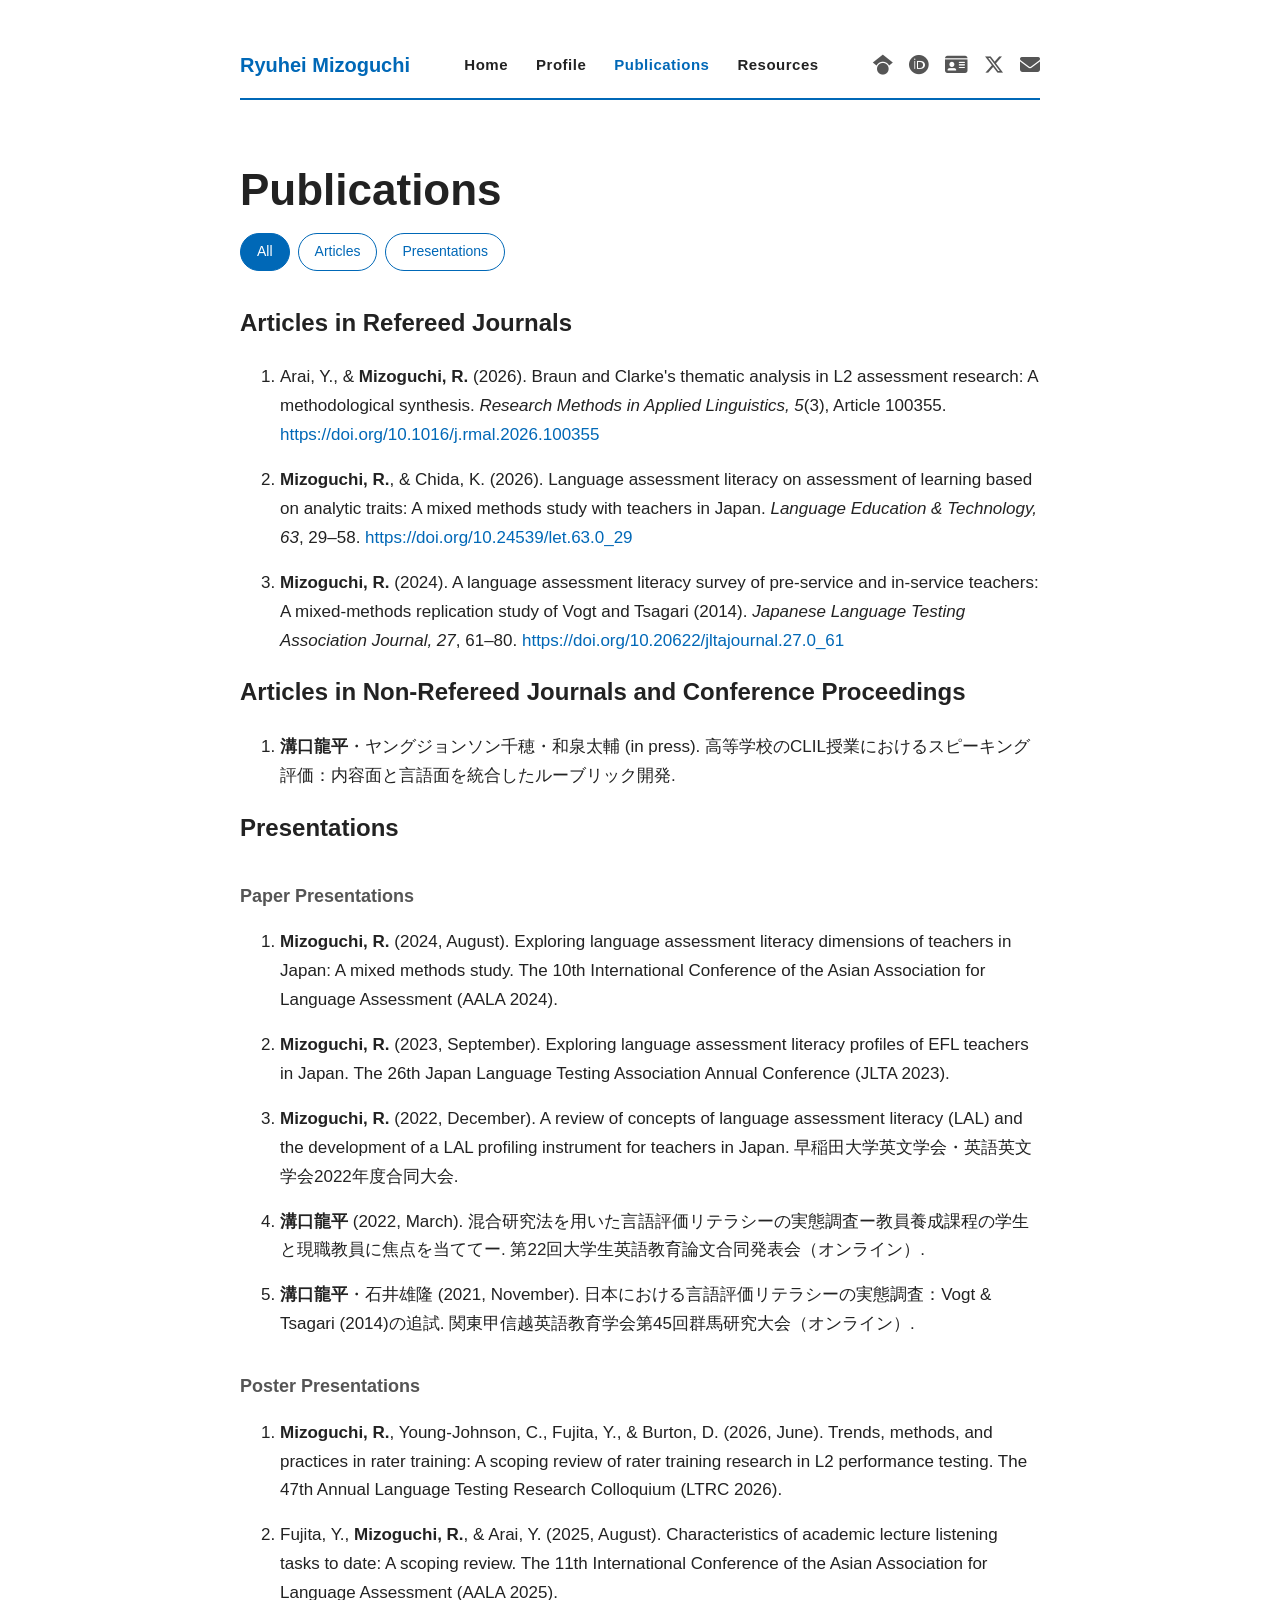
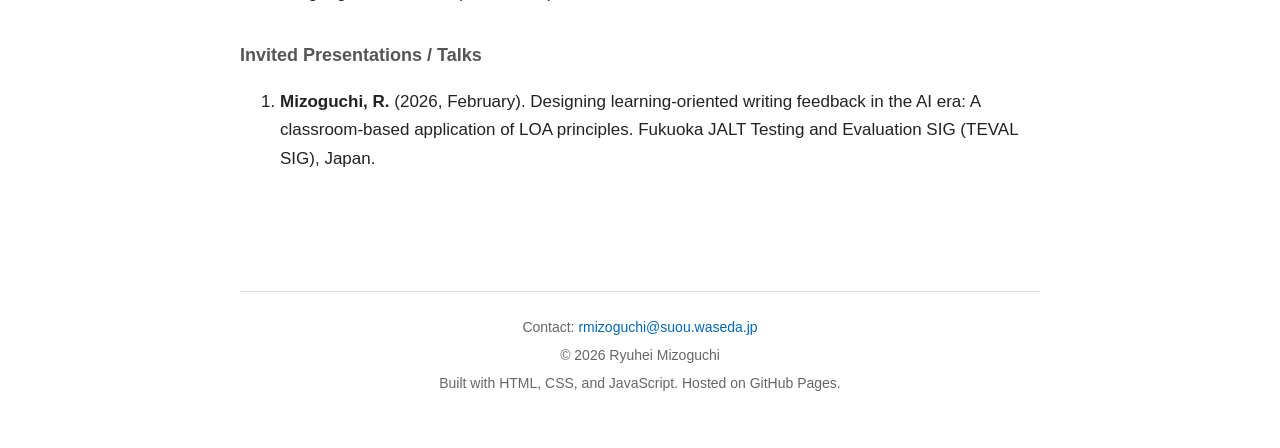
<file: publications.html>
<!DOCTYPE html>
<html lang="en">

<head>
  <meta charset="UTF-8">
  <meta name="viewport" content="width=device-width, initial-scale=1">
  <title>Publications | Ryuhei Mizoguchi</title>
  <meta name="description" content="Journal articles and conference presentations by Ryuhei Mizoguchi on language assessment and language assessment literacy.">
  <link rel="canonical" href="https://r-mizoguchi.com/publications.html">
  <link rel="stylesheet" href="https://cdnjs.cloudflare.com/ajax/libs/font-awesome/6.7.2/css/all.min.css">
  <link rel="stylesheet" href="styles.css">
  <link rel="icon" href="images/favicon.svg" type="image/svg+xml">
</head>

<body>

  <header class="site-header">
    <a href="index.html" class="site-title">Ryuhei Mizoguchi</a>

    <nav>
      <a href="index.html">Home</a>
      <a href="profile.html">Profile</a>
      <a href="publications.html" aria-current="page">Publications</a>
      <a href="resources.html">Resources</a>
    </nav>

    <div class="header-icons">
      <a href="https://scholar.google.com/citations?user=TK2v01oAAAAJ" target="_blank" aria-label="Google Scholar"
        title="Google Scholar">
        <i class="fa-brands fa-google-scholar"></i>
      </a>
      <a href="https://orcid.org/0009-0007-9804-7913" target="_blank" aria-label="ORCID" title="ORCID">
        <i class="fa-brands fa-orcid"></i>
      </a>
      <a href="https://researchmap.jp/ryuheimizoguchi" target="_blank" aria-label="researchmap" title="researchmap">
        <i class="fa-solid fa-id-card"></i>
      </a>
      <a href="https://x.com/MizoguchiRyuhei" target="_blank" aria-label="X" title="X">
        <i class="fa-brands fa-x-twitter"></i>
      </a>
      <a href="mailto:rmizoguchi@suou.waseda.jp" aria-label="Email" title="Email">
        <i class="fa-solid fa-envelope"></i>
      </a>
    </div>
  </header>

  <main>

    <section>
      <h1>Publications</h1>

      <div class="pub-filter">
        <button type="button" class="is-active" data-filter="all">All</button>
        <button type="button" data-filter="articles">Articles</button>
        <button type="button" data-filter="presentations">Presentations</button>
      </div>

      <noscript>
        <p>Please enable JavaScript to see this list.</p>
      </noscript>

      <div data-group="articles">
        <h2>Articles in Refereed Journals</h2>

        <ol data-list="refereed"></ol>

        <h2>Articles in Non-Refereed Journals and Conference Proceedings</h2>

        <ol data-list="nonrefereed"></ol>

      </div>

      <div data-group="presentations">
        <h2>Presentations</h2>

        <h3>Paper Presentations</h3>

        <ol data-list="paper"></ol>

        <h3>Poster Presentations</h3>

        <ol data-list="poster"></ol>

        <h3>Invited Presentations / Talks</h3>

        <ol data-list="invited"></ol>

      </div>
    </section>

  </main>

  <footer class="site-footer">
    <p>Contact: <a href="mailto:rmizoguchi@suou.waseda.jp">rmizoguchi@suou.waseda.jp</a></p>
    <p>&copy; 2026 Ryuhei Mizoguchi</p>
    <p>Built with HTML, CSS, and JavaScript. Hosted on GitHub Pages.</p>
  </footer>

  <script src="publications.js"></script>

</body>

</html>
</file>
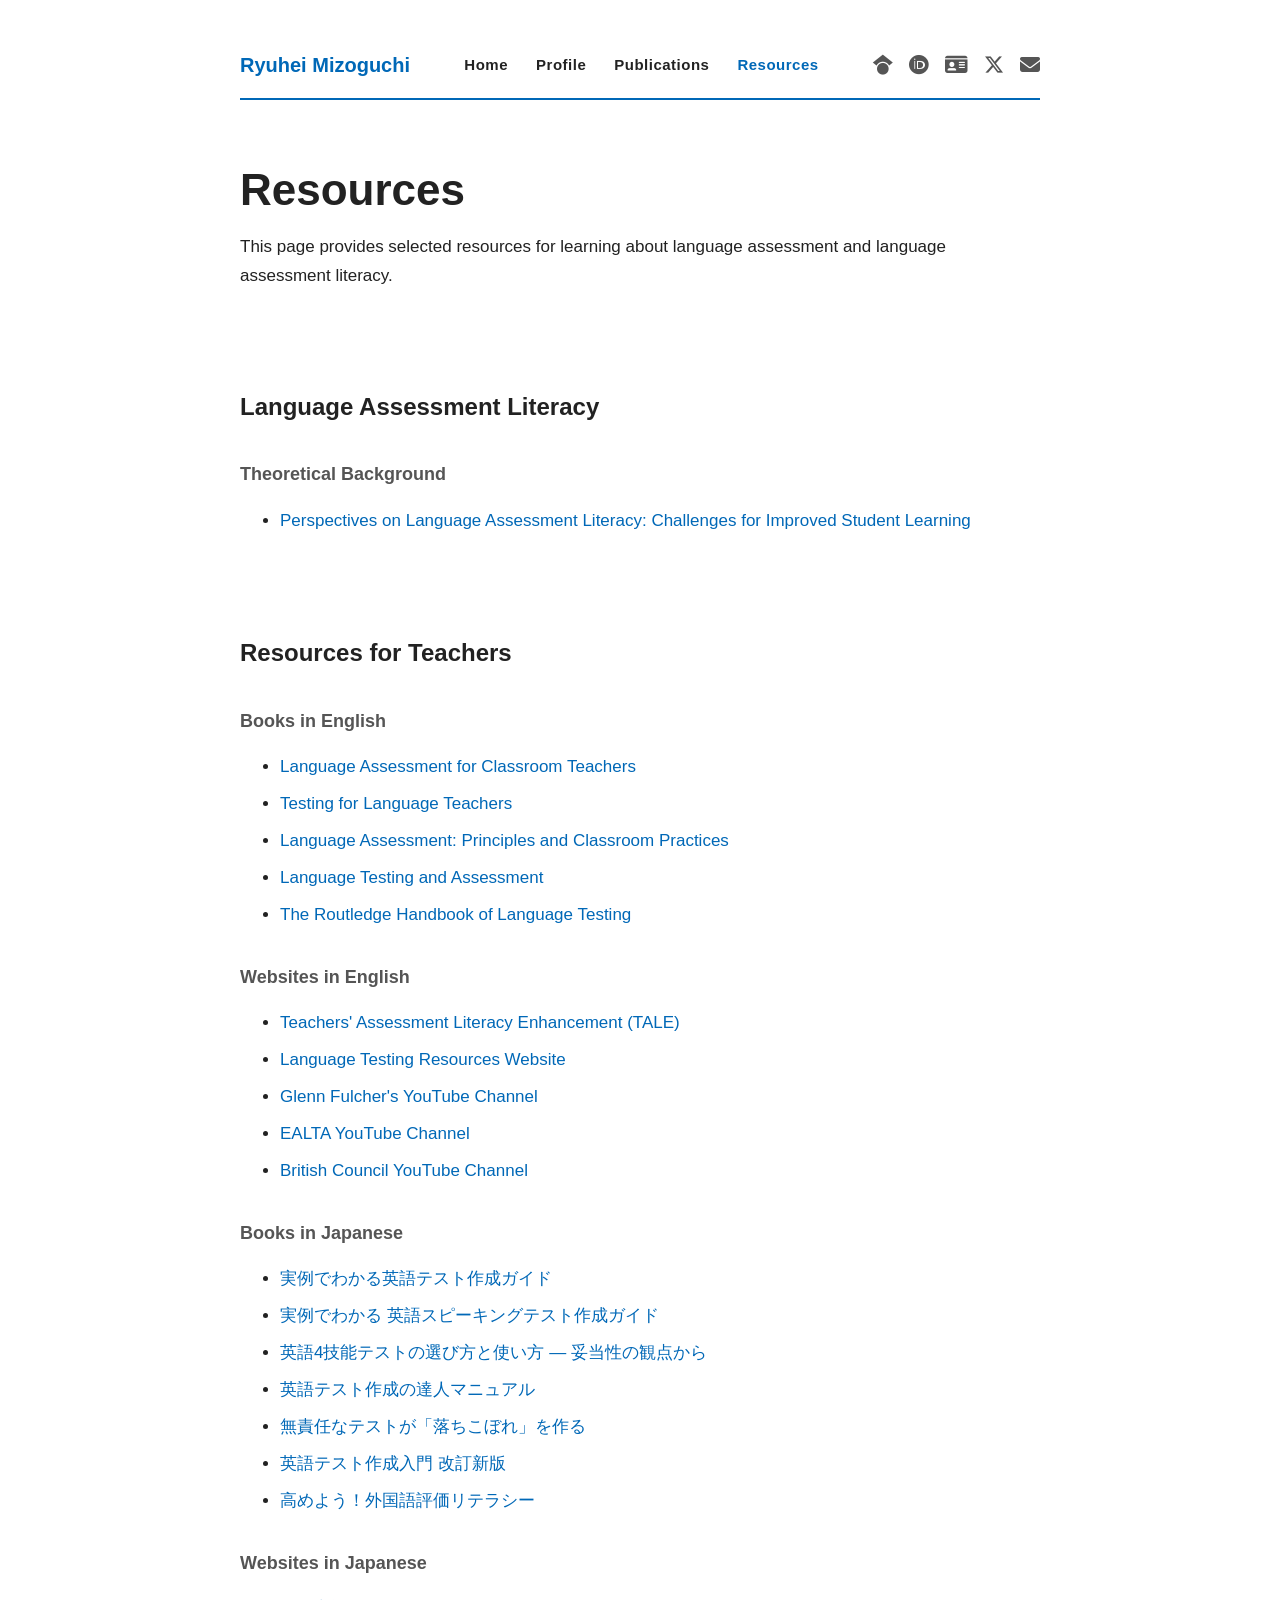
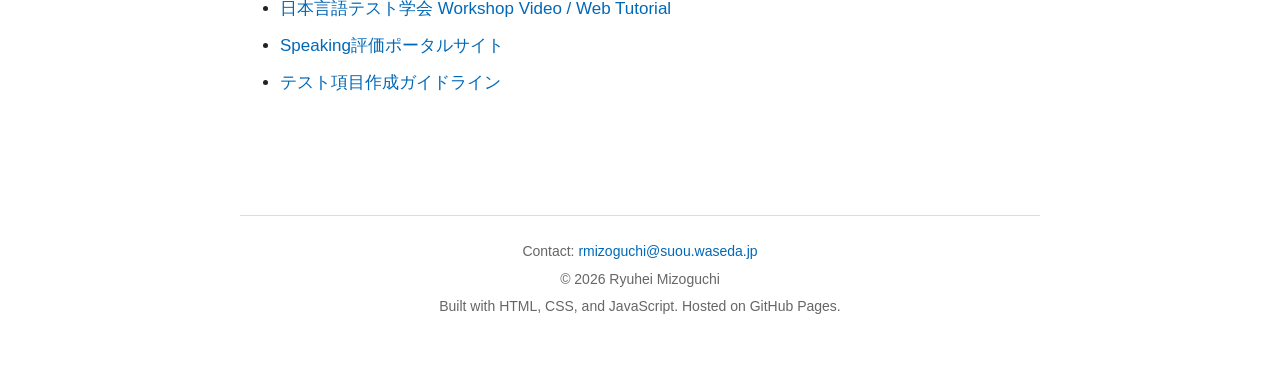
<file: resources.html>
<!DOCTYPE html>
<html lang="en">

<head>
  <meta charset="UTF-8">
  <meta name="viewport" content="width=device-width, initial-scale=1">
  <title>Resources | Ryuhei Mizoguchi</title>
  <link rel="stylesheet" href="https://cdnjs.cloudflare.com/ajax/libs/font-awesome/6.7.2/css/all.min.css">
  <link rel="stylesheet" href="styles.css">
  <link rel="icon" href="images/favicon.svg" type="image/svg+xml">
</head>

<body>

  <header class="site-header">
    <a href="index.html" class="site-title">Ryuhei Mizoguchi</a>

    <nav>
      <a href="index.html">Home</a>
      <a href="profile.html">Profile</a>
      <a href="publications.html">Publications</a>
      <a href="resources.html" aria-current="page">Resources</a>
    </nav>

    <div class="header-icons">
      <a href="https://scholar.google.com/citations?user=TK2v01oAAAAJ" target="_blank" aria-label="Google Scholar"
        title="Google Scholar">
        <i class="fa-brands fa-google-scholar"></i>
      </a>
      <a href="https://orcid.org/0009-0007-9804-7913" target="_blank" aria-label="ORCID" title="ORCID">
        <i class="fa-brands fa-orcid"></i>
      </a>
      <a href="https://researchmap.jp/ryuheimizoguchi" target="_blank" aria-label="researchmap" title="researchmap">
        <i class="fa-solid fa-id-card"></i>
      </a>
      <a href="https://x.com/MizoguchiRyuhei" target="_blank" aria-label="X" title="X">
        <i class="fa-brands fa-x-twitter"></i>
      </a>
      <a href="mailto:rmizoguchi@suou.waseda.jp" aria-label="Email" title="Email">
        <i class="fa-solid fa-envelope"></i>
      </a>
    </div>
  </header>

  <main>

    <section>
      <h1>Resources</h1>

      <p>
        This page provides selected resources for learning about
        language assessment and language assessment literacy.
      </p>

      <noscript>
        <p>Please enable JavaScript to see this list.</p>
      </noscript>
    </section>

    <section>
      <h2>Language Assessment Literacy</h2>

      <h3>Theoretical Background</h3>

      <ul data-list="lal-theory"></ul>
    </section>

    <section>
      <h2>Resources for Teachers</h2>

      <h3>Books in English</h3>

      <ul data-list="books-en"></ul>

      <h3>Websites in English</h3>

      <ul data-list="websites-en"></ul>

      <h3>Books in Japanese</h3>

      <ul data-list="books-ja"></ul>

      <h3>Websites in Japanese</h3>

      <ul data-list="websites-ja"></ul>

    </section>

  </main>

  <footer class="site-footer">
    <p>Contact: <a href="mailto:rmizoguchi@suou.waseda.jp">rmizoguchi@suou.waseda.jp</a></p>
    <p>&copy; 2026 Ryuhei Mizoguchi</p>
    <p>Built with HTML, CSS, and JavaScript. Hosted on GitHub Pages.</p>
  </footer>

  <script src="resources.js"></script>

</body>

</html>
</file>
<file: styles.css>
/* ===== Base ===== */

html {
  overflow-x: hidden;
}

body {
  font-family: "Helvetica Neue", Arial, "Hiragino Sans", "Noto Sans JP", "Yu Gothic", sans-serif;
  font-size: 17px;
  line-height: 1.7;
  color: #222;
  background-color: #fff;
  max-width: 800px;
  margin: 0 auto;
  padding: 48px 24px;
  overflow-wrap: break-word;
}

h1 {
  font-size: 44px;
  line-height: 1.2;
  margin: 0 0 16px;
}

h2 {
  font-size: 24px;
  margin: 0 0 20px;
}

h3 {
  font-size: 18px;
  color: #555;
  margin: 32px 0 12px;
}

p {
  margin: 0 0 16px;
}

a {
  color: #0068b7;
  text-decoration: none;
}

a:hover {
  color: #004a85;
}

a:focus-visible {
  outline: 2px solid #0068b7;
  outline-offset: 2px;
}

li {
  margin-bottom: 8px;
}

ol li {
  margin-bottom: 16px;
}

/* ===== Navigation ===== */

.site-header {
  display: flex;
  justify-content: space-between;
  align-items: center;
  flex-wrap: wrap;
  gap: 16px;
  padding-bottom: 16px;
  margin-bottom: 24px;
  border-bottom: 2px solid #0068b7;
}

.site-title {
  font-size: 20px;
  font-weight: bold;
  color: #0068b7;
}

nav {
  display: flex;
  gap: 28px;
}

nav a {
  color: #222;
  font-size: 15px;
  font-weight: bold;
  letter-spacing: 0.5px;
}

nav a:hover,
nav a[aria-current="page"] {
  color: #0068b7;
}

.header-icons {
  display: flex;
  gap: 16px;
}

.header-icons a {
  color: #555;
  font-size: 20px;
}

.header-icons a:hover {
  color: #0068b7;
}

/* ===== Footer ===== */

.site-footer {
  margin-top: 60px;
  padding-top: 24px;
  border-top: 1px solid #ddd;
  text-align: center;
  font-size: 14px;
  color: #666;
}

.site-footer p {
  margin: 0 0 4px;
}

/* ===== Sections ===== */

section {
  padding: 40px 0;
}

/* ===== Home ===== */

.home-hero {
  width: 100vw;
  margin-left: calc(50% - 50vw);
  height: 60vh;
  min-height: 360px;
  background-image: url("images/home-hero.jpg");
  background-size: cover;
  background-position: center 40%;
  display: flex;
  flex-direction: column;
  justify-content: center;
  align-items: center;
  text-align: center;
  color: #fff;
  text-shadow: 0 2px 12px rgba(0, 0, 0, 0.45);
}

.home-hero h1 {
  font-size: 52px;
  margin-bottom: 8px;
}

.home-hero .hero-position {
  color: #fff;
  font-size: 22px;
}

.hero {
  padding: 40px 0;
}

.hero-description {
  max-width: 650px;
  line-height: 1.8;
}

.current-position,
.research-interests {
  padding: 40px 0;
  border-top: 1px solid #ddd;
}

/* ===== Publications ===== */

.pub-filter {
  display: flex;
  gap: 8px;
  margin-bottom: 32px;
}

.pub-filter button {
  font: inherit;
  font-size: 14px;
  padding: 6px 16px;
  border: 1px solid #0068b7;
  border-radius: 999px;
  background-color: #fff;
  color: #0068b7;
  cursor: pointer;
}

.pub-filter button.is-active {
  background-color: #0068b7;
  color: #fff;
}

/* ===== Profile ===== */

.profile-header {
  display: grid;
  grid-template-columns: 180px 1fr;
  grid-template-rows: 1fr 1fr;
  column-gap: 40px;
}

.profile-header h1 {
  grid-column: 2;
  align-self: end;
}

.profile-header p {
  grid-column: 2;
  align-self: start;
}

.profile-photo {
  display: block;
  grid-column: 1;
  grid-row: 1 / 3;
  width: 180px;
  height: 180px;
  object-fit: cover;
  object-position: center top;
  border-radius: 50%;
}

.research-overview,
.dissertation,
.education,
.work-experience,
.professional-activities,
.research-grants,
.qualifications,
.memberships,
.personal-note {
  border-top: 1px solid #ddd;
}

dl {
  display: grid;
  grid-template-columns: 160px 1fr;
  gap: 24px 30px;
  margin: 0;
}

dt {
  font-weight: bold;
  color: #555;
}

dd {
  margin: 0;
  line-height: 1.6;
}

.simple-list {
  padding-left: 20px;
}

.simple-list li {
  margin-bottom: 12px;
  line-height: 1.6;
}

.personal-note p {
  max-width: 650px;
  line-height: 1.8;
}

/* ===== Small screens ===== */

@media (max-width: 700px) {

  body {
    padding: 30px 20px;
  }

  nav {
    flex-wrap: wrap;
    gap: 16px;
  }

  h1 {
    font-size: 34px;
  }

  h2 {
    font-size: 21px;
  }

  .profile-header {
    display: block;
  }

  .profile-photo {
    margin-bottom: 24px;
  }

  .home-hero {
    height: 45vh;
    min-height: 280px;
  }

  .home-hero h1 {
    font-size: 36px;
  }

  .home-hero .hero-position {
    font-size: 18px;
  }

  dl {
    grid-template-columns: 1fr;
    gap: 6px;
  }

  dd {
    margin-bottom: 20px;
  }
}
</file>
